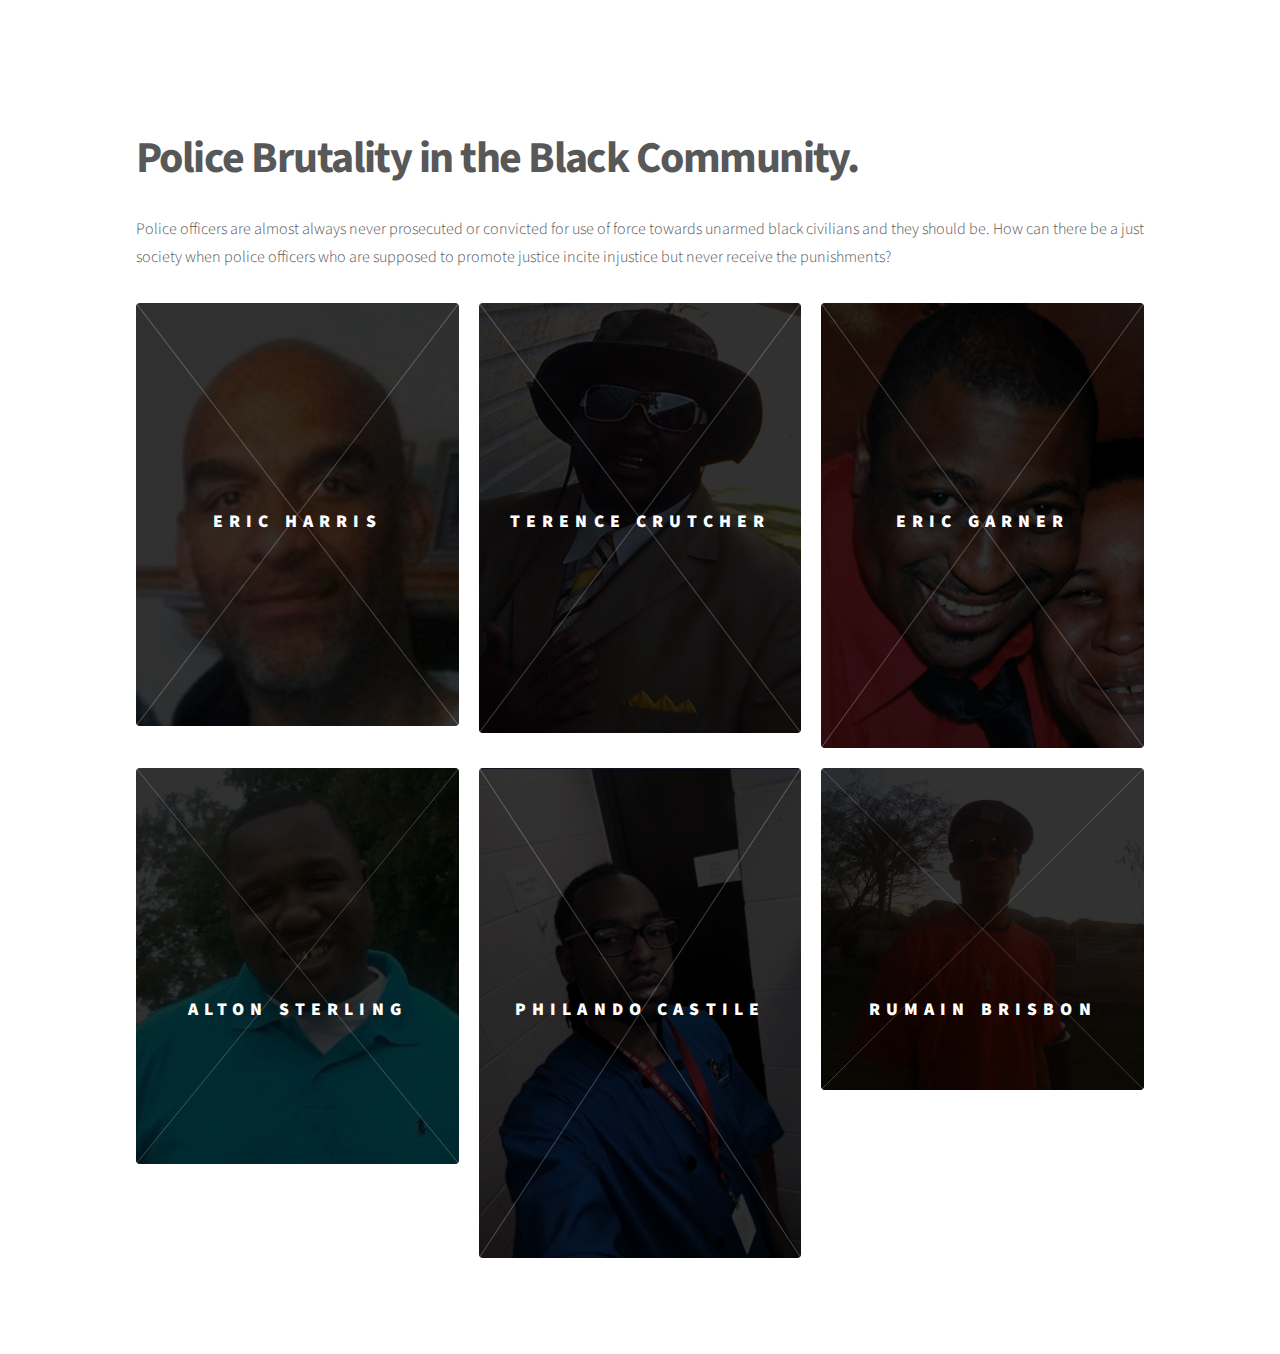
<file: index.html>
<!DOCTYPE HTML>
<!--
	Phantom by HTML5 UP
	html5up.net | @ajlkn
	Free for personal and commercial use under the CCA 3.0 license (html5up.net/license)
-->
<html>
	<head>
		<title>Police Brutality</title>
		<meta charset="utf-8" />
		<meta name="viewport" content="width=device-width, initial-scale=1, user-scalable=no" />
		<link rel="stylesheet" href="assets/css/main.css" />
		<noscript><link rel="stylesheet" href="assets/css/noscript.css" /></noscript>
	</head>
	<body class="is-preload">
		<!-- Wrapper -->
			<div id="wrapper">

				<!-- Header -->
					<header id="header">
						<div class="inner">

							<!-- Logo -->
								

							<!-- Nav -->
								

						</div>
					</header>

				<!-- Menu -->
					
					

				<!-- Main -->
					<div id="main">
						<div class="inner">
							<header>
								<h1>Police Brutality in the Black Community.</h1>
								<p>Police officers are almost always never prosecuted or convicted for use of force towards unarmed black civilians and they should be. How can there be a just society when police officers who are supposed to promote justice incite injustice but never receive the punishments?</p>
							</header>
							<section class="tiles">
								
								<article class="style5">
									<span class="image">
										<img src="eric_harris.jpg" alt="" />
									</span>
									<a href="eric.html">
										<h2>Eric Harris</h2>
										<div class="content">
											
										</div>
									</a>
								</article>
								
								<!--
								<article class="style1">
									<span class="image">
										<img src="philando2.jpg" alt="" />
									</span>
									<a href="generic.html">
										<h2>Philando Castile</h2>
										<div class="content">
											
										</div>
									</a>
								</article>
								-->
								
								<article class="style2">
									<span class="image">
										<img src="terence.jpg" alt="" />
									</span>
									<a href="terence.html">
										<h2>Terence Crutcher</h2>
										<div class="content">
											
										</div>
									</a>
								</article>
								<article class="style3">
									<span class="image">
										<img src="eric.jpg" alt="" />
									</span>
									<a href="ericgarner.html">
										<h2>Eric Garner</h2>
										<div class="content">
											
										</div>
									</a>
								</article>
								<article class="style4">
									<span class="image">
										<img src="alton2.jpeg" alt="" />
									</span>
									<a href="alton.html">
										<h2>Alton Sterling</h2>
										<div class="content">
											
										</div>
									</a>
								</article>
								
								<article class="style1">
									<span class="image">
										<img src="philando3.jpg" alt="" />
									</span>
									<a href="philando.html">
										<h2>Philando Castile</h2>
										<div class="content">
											
										</div>
									</a>
								</article>
								
								<!--
								<article class="style5">
									<span class="image">
										<img src="eric_harris.jpg" alt="" />
									</span>
									<a href="generic.html">
										<h2>Eric Harris</h2>
										<div class="content">
											
										</div>
									</a>
								</article>
								-->
								<article class="style6">
									<span class="image">
										<img src="rumain.jpg" alt="" />
									</span>
									<a href="rumain.html">
										<h2>Rumain Brisbon</h2>
										<div class="content">
											
										</div>
									</a>
								</article>
								
								<!--
								<article class="style2">
									<span class="image">
										<img src="images/pic07.jpg" alt="" />
									</span>
									<a href="generic.html">
										<h2>Ipsum</h2>
										<div class="content">
											<p>Sed nisl arcu euismod sit amet nisi lorem etiam dolor veroeros et feugiat.</p>
										</div>
									</a>
								</article>
								<article class="style3">
									<span class="image">
										<img src="images/pic08.jpg" alt="" />
									</span>
									<a href="generic.html">
										<h2>Dolor</h2>
										<div class="content">
											<p>Sed nisl arcu euismod sit amet nisi lorem etiam dolor veroeros et feugiat.</p>
										</div>
									</a>
								</article>
								<article class="style1">
									<span class="image">
										<img src="images/pic09.jpg" alt="" />
									</span>
									<a href="generic.html">
										<h2>Nullam</h2>
										<div class="content">
											<p>Sed nisl arcu euismod sit amet nisi lorem etiam dolor veroeros et feugiat.</p>
										</div>
									</a>
								</article>
								-->
								
								
								<!--
								<article class="style5">
									<span class="image">
										<img src="images/pic10.jpg" alt="" />
									</span>
									<a href="generic.html">
										<h2>Ultricies</h2>
										<div class="content">
											<p>Sed nisl arcu euismod sit amet nisi lorem etiam dolor veroeros et feugiat.</p>
										</div>
									</a>
								</article>
								<article class="style6">
									<span class="image">
										<img src="images/pic11.jpg" alt="" />
									</span>
									<a href="generic.html">
										<h2>Dictum</h2>
										<div class="content">
											<p>Sed nisl arcu euismod sit amet nisi lorem etiam dolor veroeros et feugiat.</p>
										</div>
									</a>
								</article>
								-->
								<!--
								<article class="style4">
									<span class="image">
										<img src="images/pic12.jpg" alt="" />
									</span>
									<a href="generic.html">
										<h2>Pretium</h2>
										<div class="content">
											<p>Sed nisl arcu euismod sit amet nisi lorem etiam dolor veroeros et feugiat.</p>
										</div>
									</a>
								</article>
								-->
							</section>
						</div>
					</div>
				
				<!-- Footer -->
				<!--
					<footer id="footer">
						<div class="inner">
							<section>
								<h2>Get in touch</h2>
								<form method="post" action="#">
									<div class="fields">
										<div class="field half">
											<input type="text" name="name" id="name" placeholder="Name" />
										</div>
										<div class="field half">
											<input type="email" name="email" id="email" placeholder="Email" />
										</div>
										<div class="field">
											<textarea name="message" id="message" placeholder="Message"></textarea>
										</div>
									</div>
									<ul class="actions">
										<li><input type="submit" value="Send" class="primary" /></li>
									</ul>
								</form>
							</section>
							<section>
								<h2>Follow</h2>
								<ul class="icons">
									<li><a href="#" class="icon style2 fa-twitter"><span class="label">Twitter</span></a></li>
									<li><a href="#" class="icon style2 fa-facebook"><span class="label">Facebook</span></a></li>
									<li><a href="#" class="icon style2 fa-instagram"><span class="label">Instagram</span></a></li>
									<li><a href="#" class="icon style2 fa-dribbble"><span class="label">Dribbble</span></a></li>
									<li><a href="#" class="icon style2 fa-github"><span class="label">GitHub</span></a></li>
									<li><a href="#" class="icon style2 fa-500px"><span class="label">500px</span></a></li>
									<li><a href="#" class="icon style2 fa-phone"><span class="label">Phone</span></a></li>
									<li><a href="#" class="icon style2 fa-envelope-o"><span class="label">Email</span></a></li>
								</ul>
							</section>
							<ul class="copyright">
								<li>&copy; Untitled. All rights reserved</li><li>Design: <a href="http://html5up.net">HTML5 UP</a></li>
							</ul>
						</div>
					</footer>

			</div>
		-->
		<!-- Scripts -->
			<script src="assets/js/jquery.min.js"></script>
			<script src="assets/js/browser.min.js"></script>
			<script src="assets/js/breakpoints.min.js"></script>
			<script src="assets/js/util.js"></script>
			<script src="assets/js/main.js"></script>

	</body>
</html>
</file>
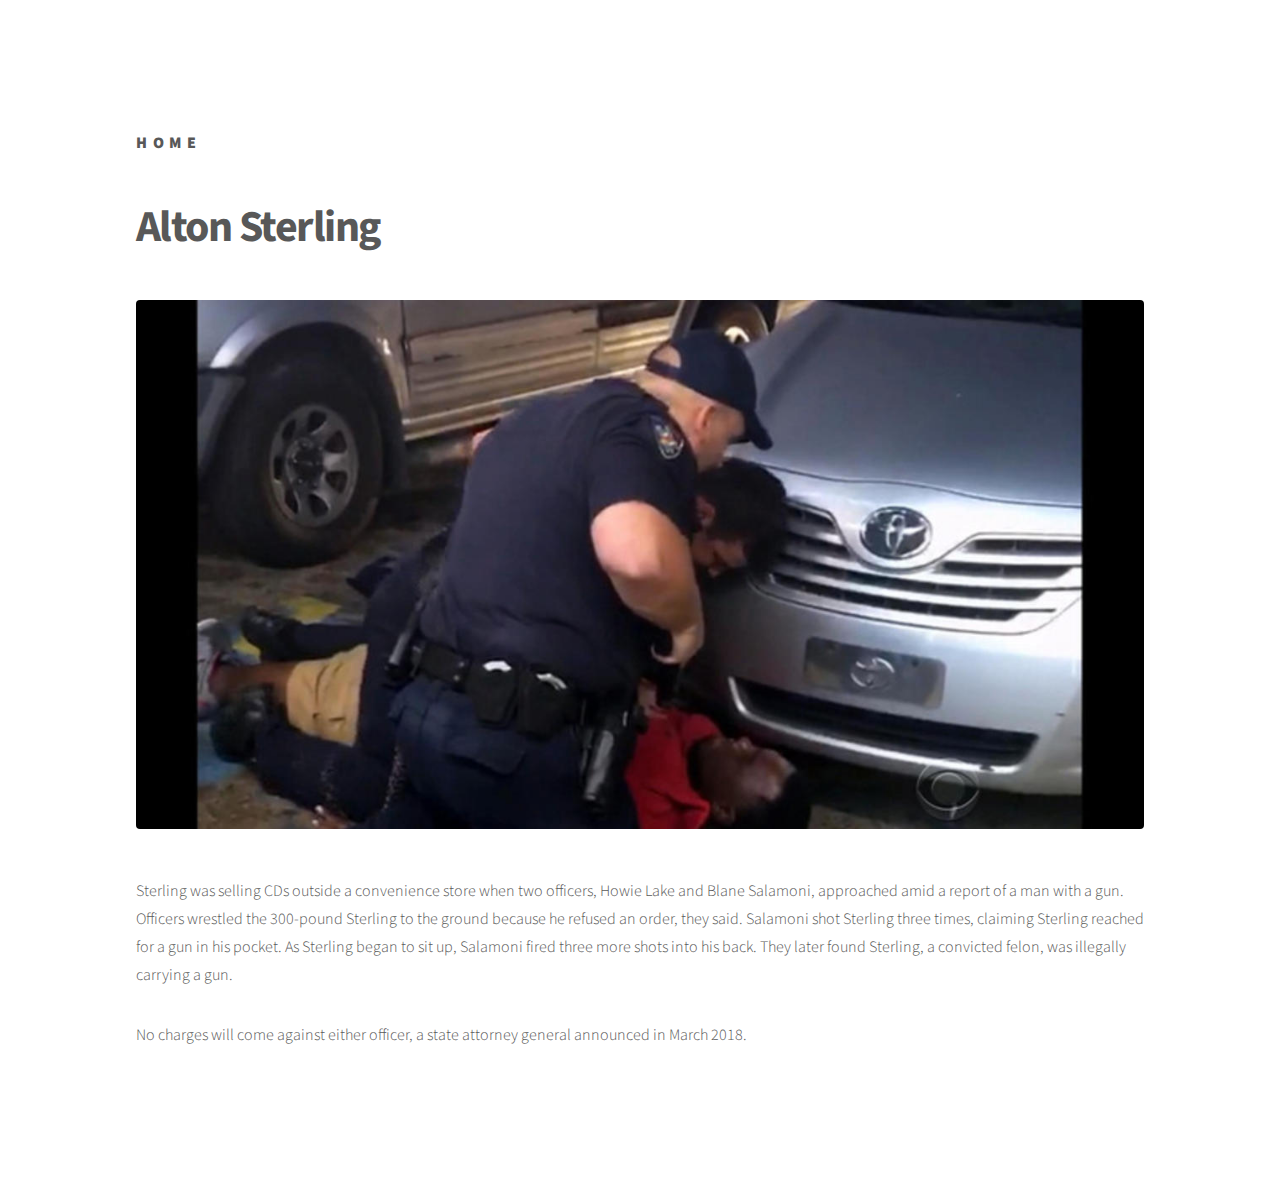
<file: alton.html>
<!DOCTYPE HTML>
<!--
	Phantom by HTML5 UP
	html5up.net | @ajlkn
	Free for personal and commercial use under the CCA 3.0 license (html5up.net/license)
-->
<html>
	<head>
		<title>Alton Sterling</title>
		<meta charset="utf-8" />
		<meta name="viewport" content="width=device-width, initial-scale=1, user-scalable=no" />
		<link rel="stylesheet" href="assets/css/main.css" />
		<noscript><link rel="stylesheet" href="assets/css/noscript.css" /></noscript>
	</head>
	<body class="is-preload">
		<!-- Wrapper -->
			<div id="wrapper">

				<!-- Header -->
					<header id="header">
						<div class="inner">

							<!-- Logo -->
								<a href="index.html" class="logo">
									<span class="title">Home</span>
								</a>

							<!-- Nav -->
								<nav>
									<ul>
										
									</ul>
								</nav>

						</div>
					</header>

				<!-- Menu -->
					<nav id="menu">
						
					</nav>

				<!-- Main -->
					<div id="main">
						<div class="inner">
							<h1>Alton Sterling</h1>
							<span class="image main"><img src="altonpage.jpg" alt="" /></span>
							<p>Sterling was selling CDs outside a convenience store when two officers, Howie Lake and Blane Salamoni, approached amid a report of a man with a gun. Officers wrestled the 300-pound Sterling to the ground because he refused an order, they said. Salamoni shot Sterling three times, claiming Sterling reached for a gun in his pocket. As Sterling began to sit up, Salamoni fired three more shots into his back. They later found Sterling, a convicted felon, was illegally carrying a gun. </p>
							<p>No charges will come against either officer, a state attorney general announced in March 2018. </p>
						</div>
					</div>

				<!-- Footer -->
					

			</div>

		<!-- Scripts -->
			<script src="assets/js/jquery.min.js"></script>
			<script src="assets/js/browser.min.js"></script>
			<script src="assets/js/breakpoints.min.js"></script>
			<script src="assets/js/util.js"></script>
			<script src="assets/js/main.js"></script>

	</body>
</html>
</file>
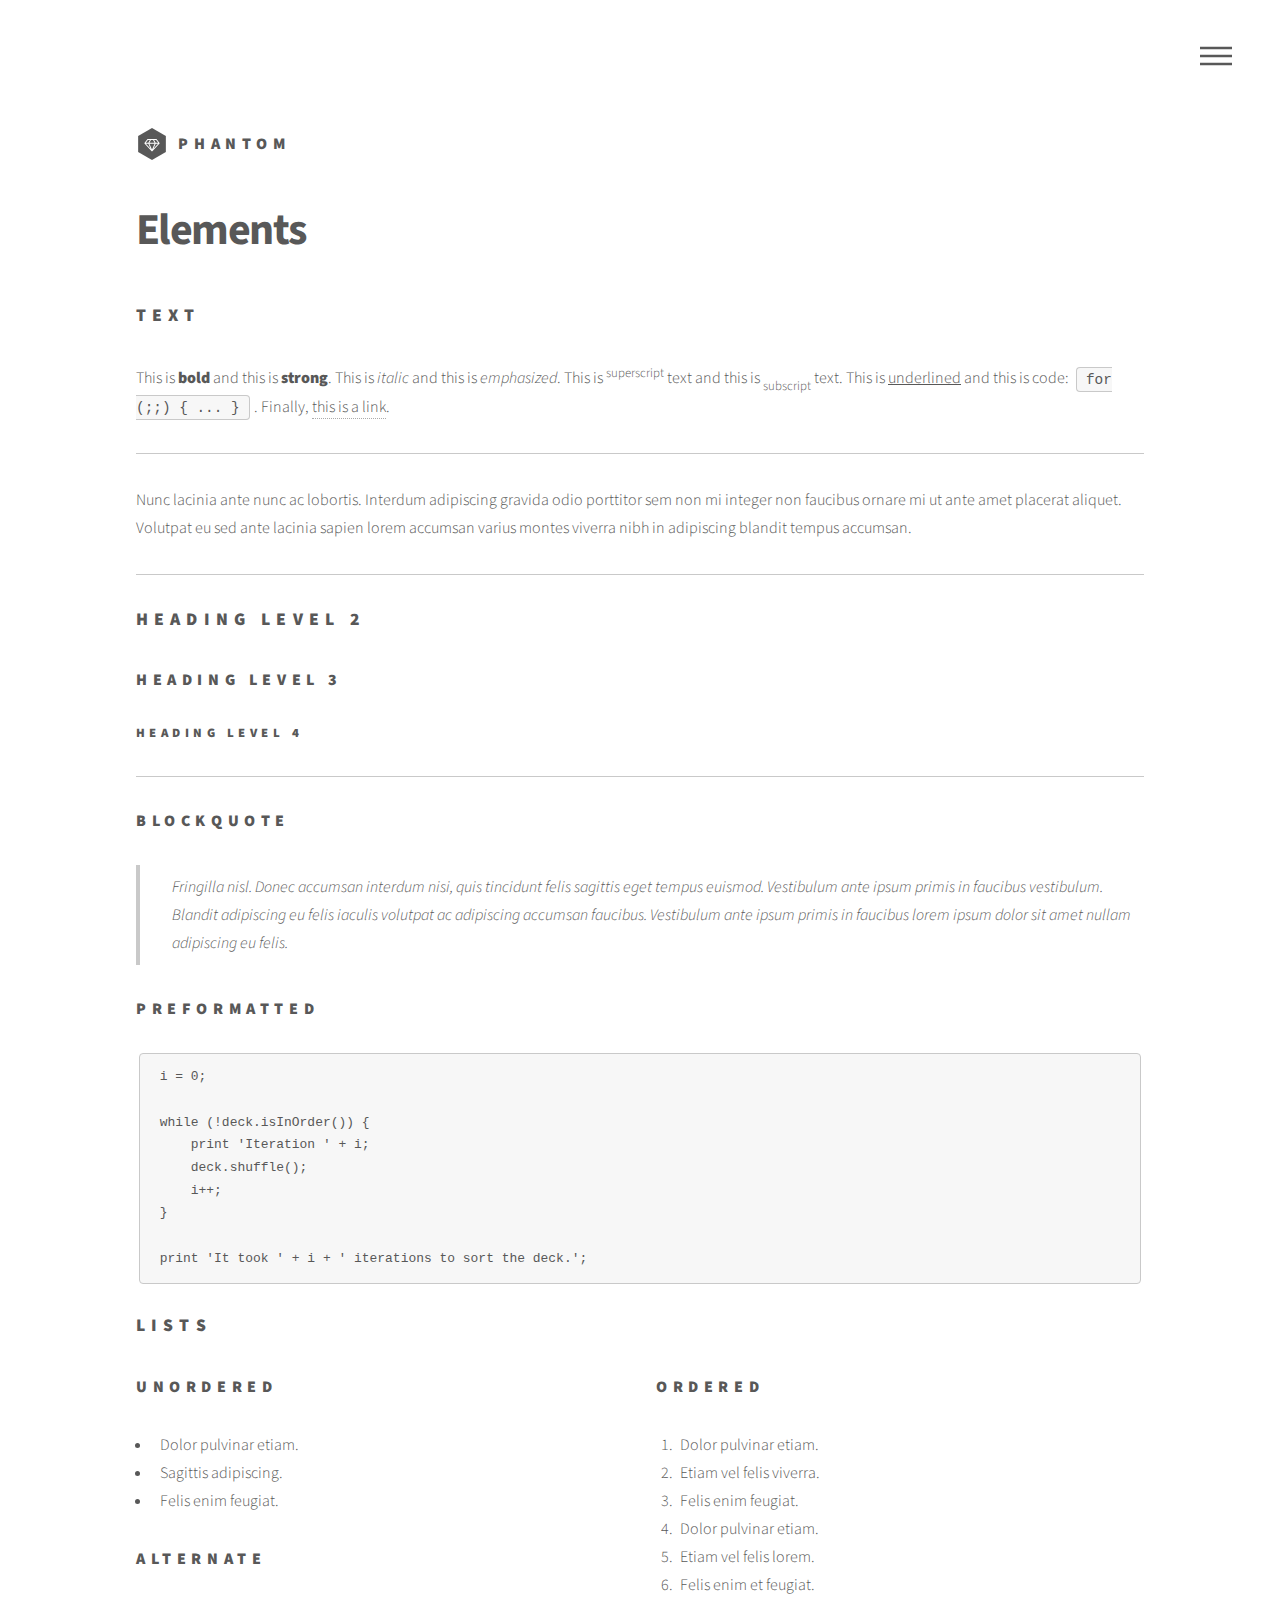
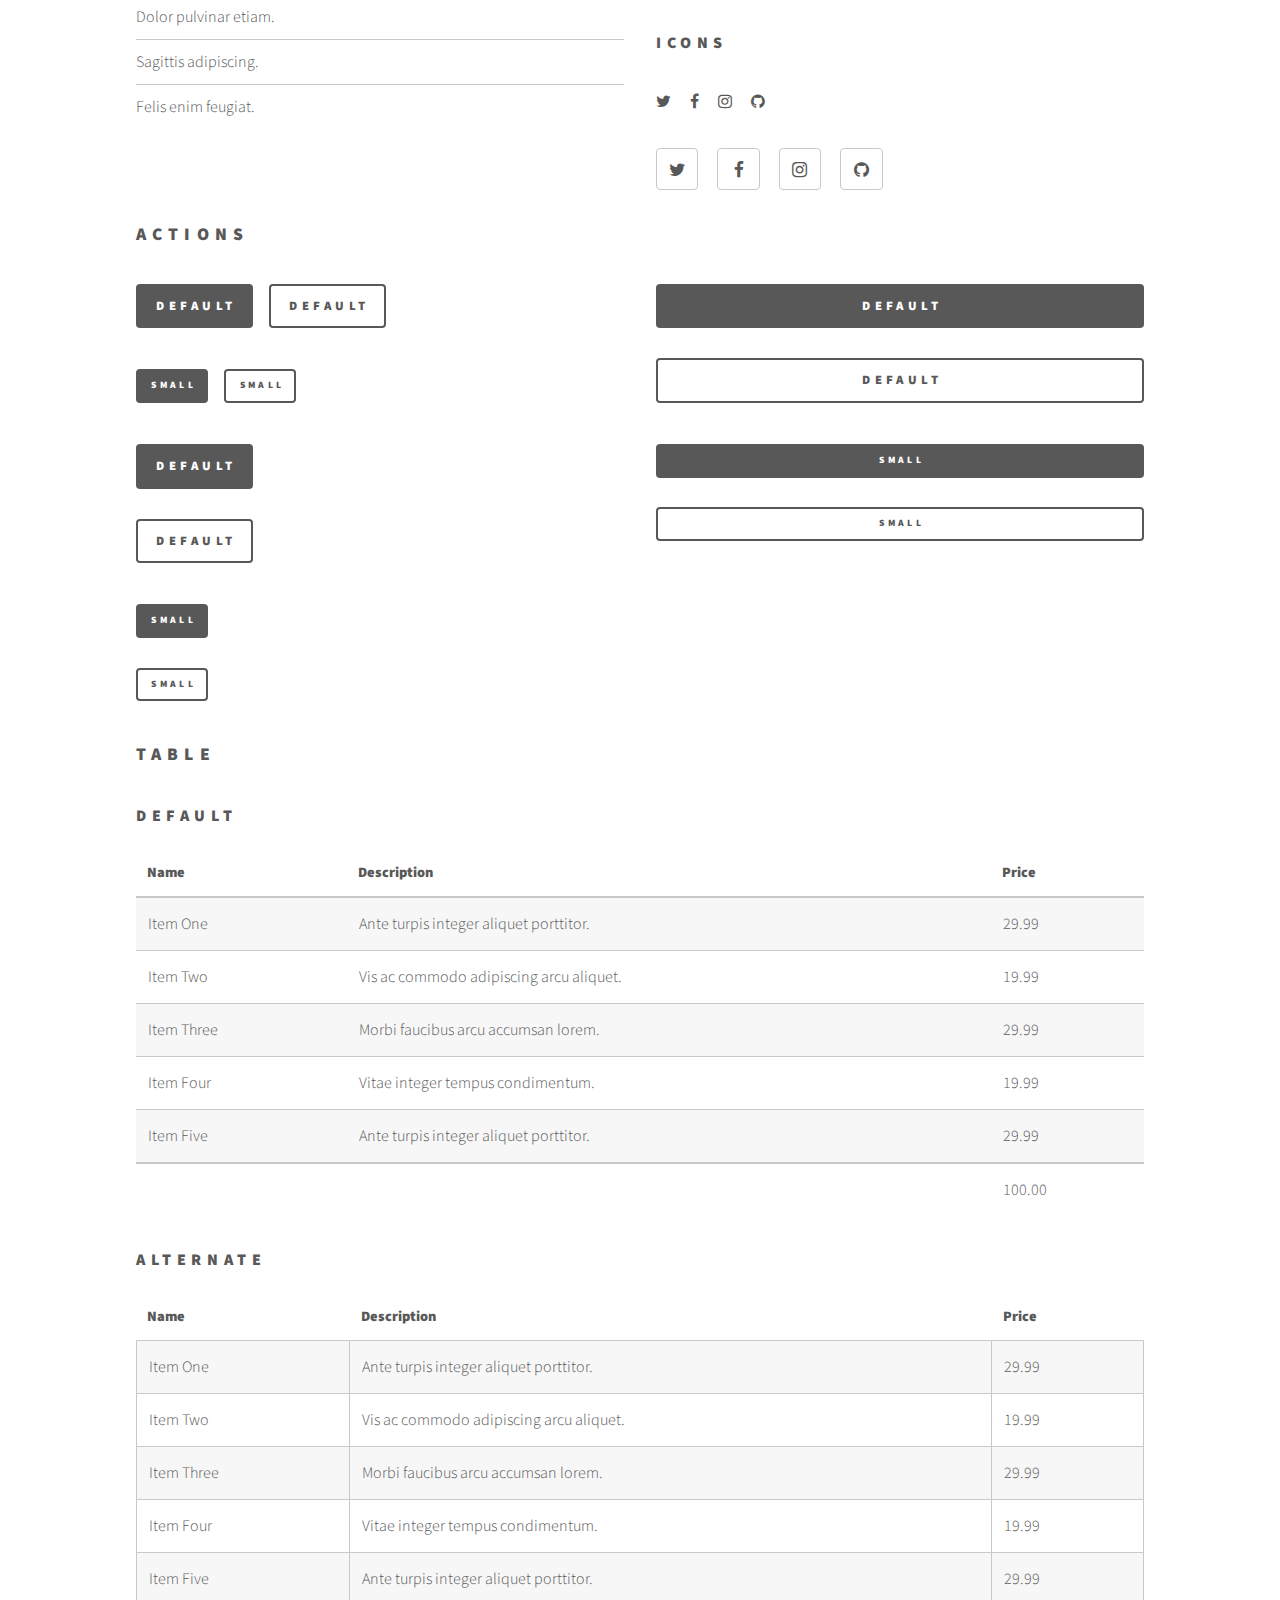
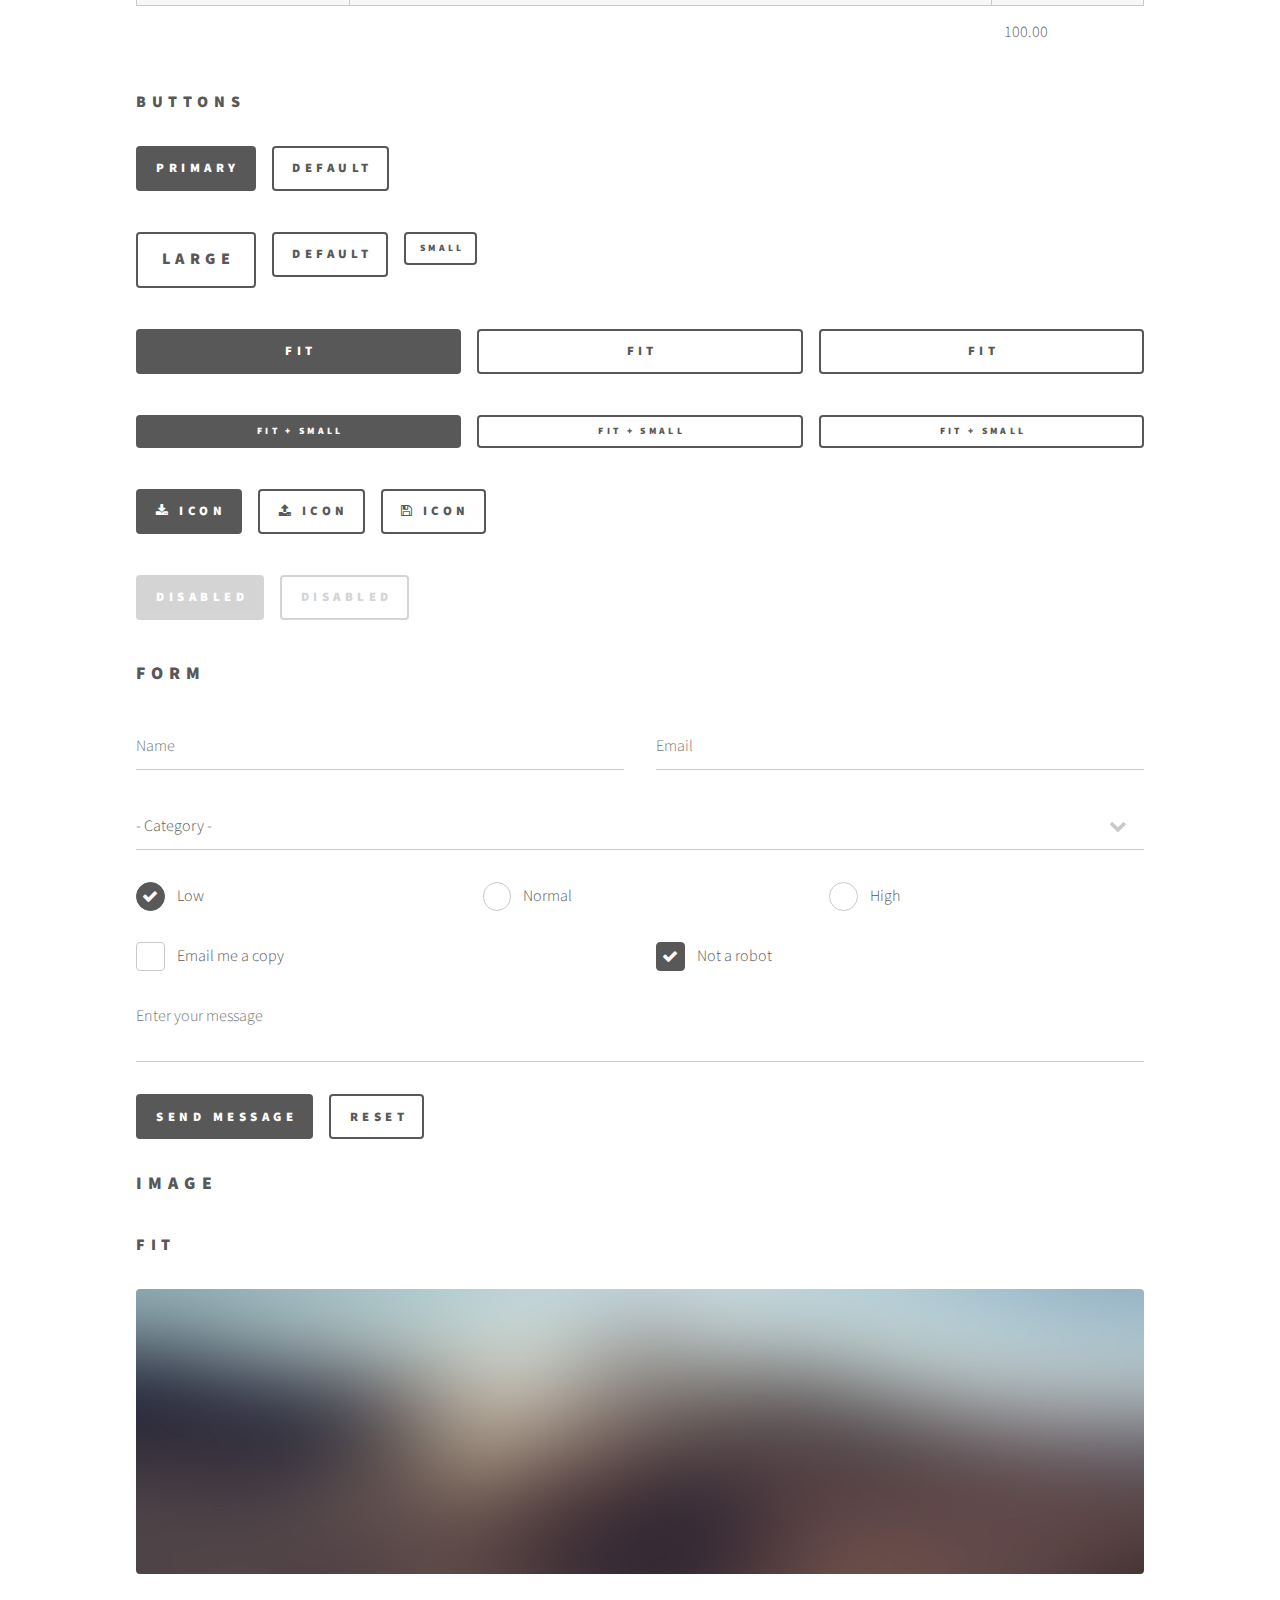
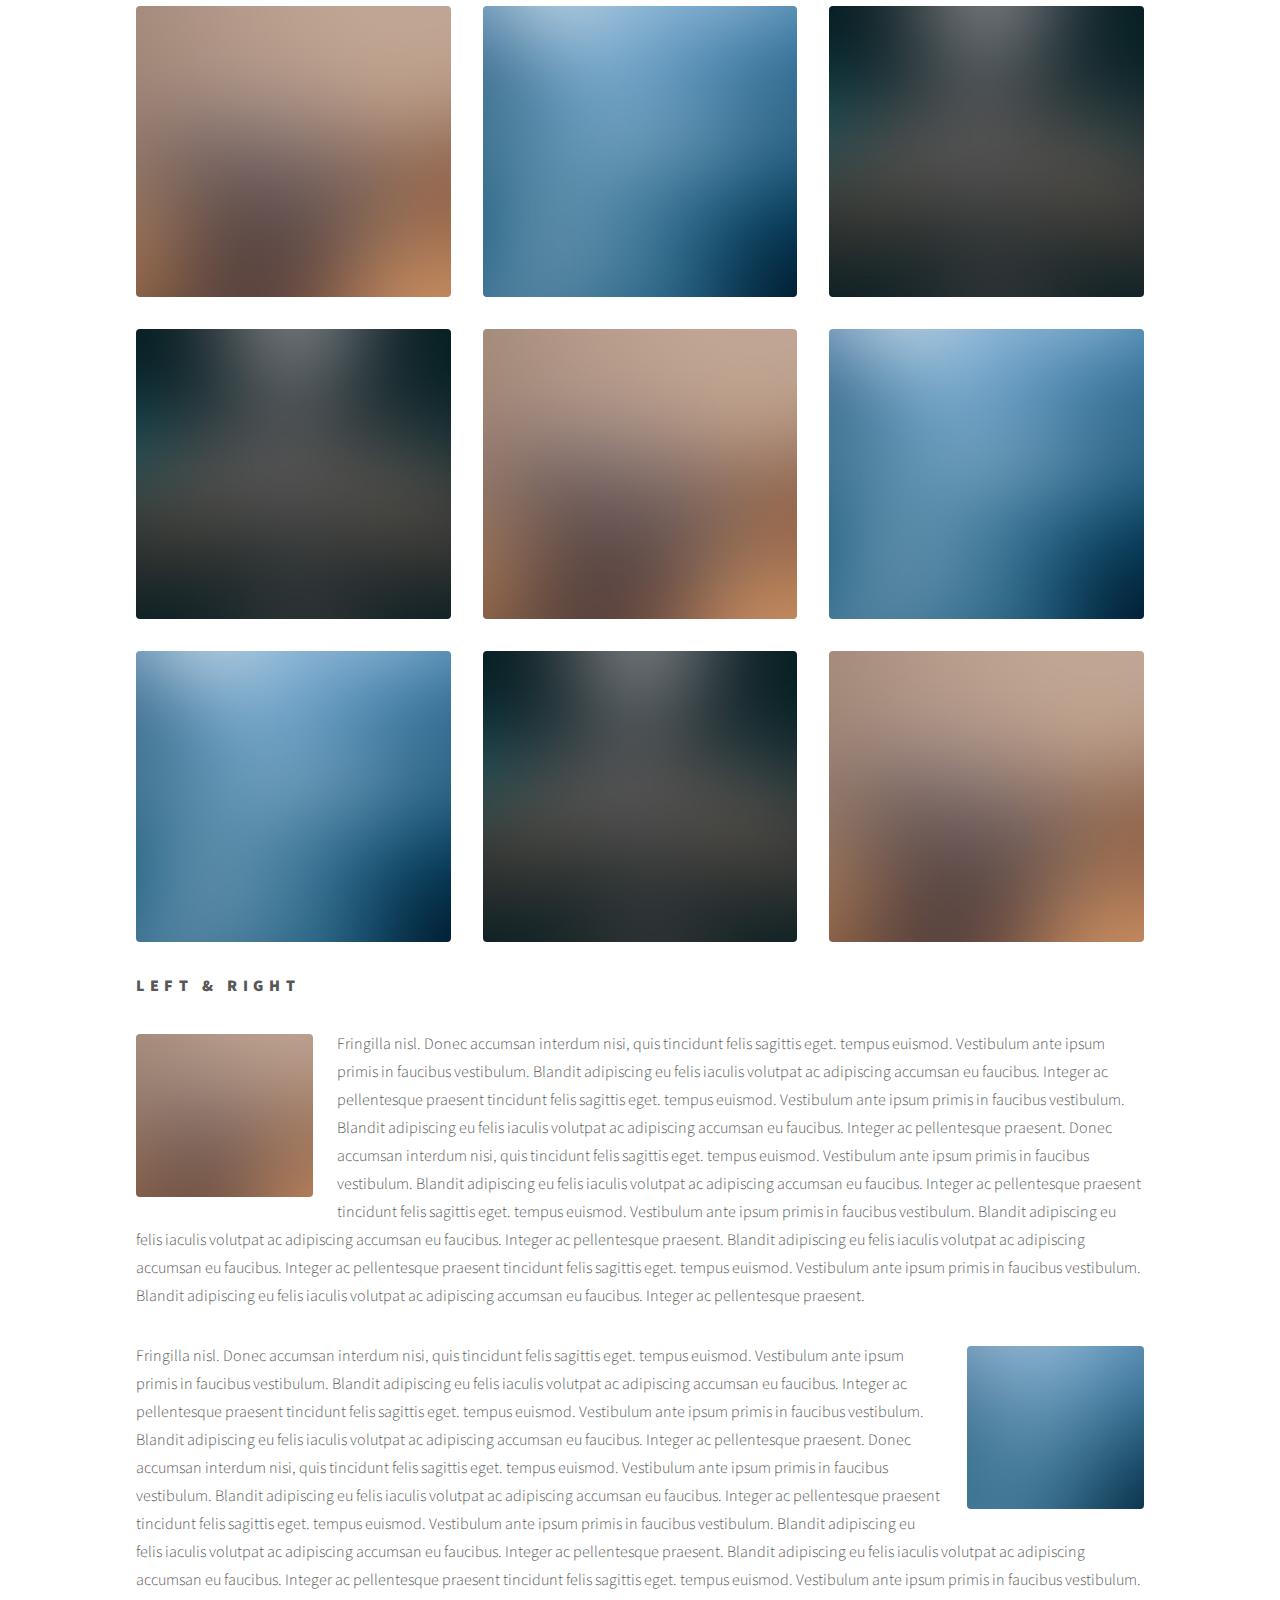
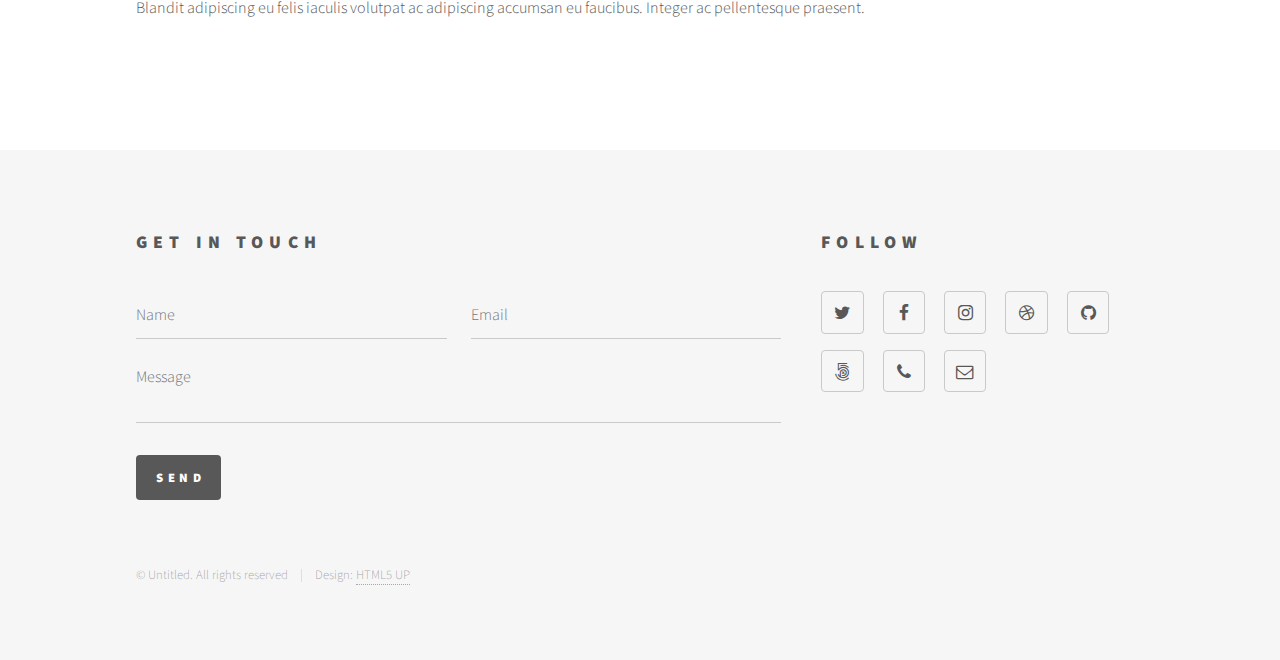
<file: elements.html>
<!DOCTYPE HTML>
<!--
	Phantom by HTML5 UP
	html5up.net | @ajlkn
	Free for personal and commercial use under the CCA 3.0 license (html5up.net/license)
-->
<html>
	<head>
		<title>Elements - Phantom by HTML5 UP</title>
		<meta charset="utf-8" />
		<meta name="viewport" content="width=device-width, initial-scale=1, user-scalable=no" />
		<link rel="stylesheet" href="assets/css/main.css" />
		<noscript><link rel="stylesheet" href="assets/css/noscript.css" /></noscript>
	</head>
	<body class="is-preload">
		<!-- Wrapper -->
			<div id="wrapper">

				<!-- Header -->
					<header id="header">
						<div class="inner">

							<!-- Logo -->
								<a href="index.html" class="logo">
									<span class="symbol"><img src="images/logo.svg" alt="" /></span><span class="title">Phantom</span>
								</a>

							<!-- Nav -->
								<nav>
									<ul>
										<li><a href="#menu">Menu</a></li>
									</ul>
								</nav>

						</div>
					</header>

				<!-- Menu -->
					<nav id="menu">
						<h2>Menu</h2>
						<ul>
							<li><a href="index.html">Home</a></li>
							<li><a href="generic.html">Ipsum veroeros</a></li>
							<li><a href="generic.html">Tempus etiam</a></li>
							<li><a href="generic.html">Consequat dolor</a></li>
							<li><a href="elements.html">Elements</a></li>
						</ul>
					</nav>

				<!-- Main -->
					<div id="main">
						<div class="inner">
							<h1>Elements</h1>

							<!-- Text -->
								<section>
									<h2>Text</h2>
									<p>This is <b>bold</b> and this is <strong>strong</strong>. This is <i>italic</i> and this is <em>emphasized</em>.
									This is <sup>superscript</sup> text and this is <sub>subscript</sub> text.
									This is <u>underlined</u> and this is code: <code>for (;;) { ... }</code>. Finally, <a href="#">this is a link</a>.</p>
									<hr />
									<p>Nunc lacinia ante nunc ac lobortis. Interdum adipiscing gravida odio porttitor sem non mi integer non faucibus ornare mi ut ante amet placerat aliquet. Volutpat eu sed ante lacinia sapien lorem accumsan varius montes viverra nibh in adipiscing blandit tempus accumsan.</p>
									<hr />
									<h2>Heading Level 2</h2>
									<h3>Heading Level 3</h3>
									<h4>Heading Level 4</h4>
									<hr />
									<h3>Blockquote</h3>
									<blockquote>Fringilla nisl. Donec accumsan interdum nisi, quis tincidunt felis sagittis eget tempus euismod. Vestibulum ante ipsum primis in faucibus vestibulum. Blandit adipiscing eu felis iaculis volutpat ac adipiscing accumsan faucibus. Vestibulum ante ipsum primis in faucibus lorem ipsum dolor sit amet nullam adipiscing eu felis.</blockquote>
									<h3>Preformatted</h3>
									<pre><code>i = 0;

while (!deck.isInOrder()) {
    print 'Iteration ' + i;
    deck.shuffle();
    i++;
}

print 'It took ' + i + ' iterations to sort the deck.';</code></pre>
								</section>

							<!-- Lists -->
								<section>
									<h2>Lists</h2>
									<div class="row">
										<div class="col-6 col-12-medium">
											<h3>Unordered</h3>
											<ul>
												<li>Dolor pulvinar etiam.</li>
												<li>Sagittis adipiscing.</li>
												<li>Felis enim feugiat.</li>
											</ul>
											<h3>Alternate</h3>
											<ul class="alt">
												<li>Dolor pulvinar etiam.</li>
												<li>Sagittis adipiscing.</li>
												<li>Felis enim feugiat.</li>
											</ul>
										</div>
										<div class="col-6 col-12-medium">
											<h3>Ordered</h3>
											<ol>
												<li>Dolor pulvinar etiam.</li>
												<li>Etiam vel felis viverra.</li>
												<li>Felis enim feugiat.</li>
												<li>Dolor pulvinar etiam.</li>
												<li>Etiam vel felis lorem.</li>
												<li>Felis enim et feugiat.</li>
											</ol>
											<h3>Icons</h3>
											<ul class="icons">
												<li><a href="#" class="icon style1 fa-twitter"><span class="label">Twitter</span></a></li>
												<li><a href="#" class="icon style1 fa-facebook"><span class="label">Facebook</span></a></li>
												<li><a href="#" class="icon style1 fa-instagram"><span class="label">Instagram</span></a></li>
												<li><a href="#" class="icon style1 fa-github"><span class="label">Github</span></a></li>
											</ul>
											<ul class="icons">
												<li><a href="#" class="icon style2 fa-twitter"><span class="label">Twitter</span></a></li>
												<li><a href="#" class="icon style2 fa-facebook"><span class="label">Facebook</span></a></li>
												<li><a href="#" class="icon style2 fa-instagram"><span class="label">Instagram</span></a></li>
												<li><a href="#" class="icon style2 fa-github"><span class="label">Github</span></a></li>
											</ul>
										</div>
									</div>
									<h2>Actions</h2>
									<div class="row">
										<div class="col-6 col-12-medium">
											<ul class="actions">
												<li><a href="#" class="button primary">Default</a></li>
												<li><a href="#" class="button">Default</a></li>
											</ul>
											<ul class="actions small">
												<li><a href="#" class="button primary small">Small</a></li>
												<li><a href="#" class="button small">Small</a></li>
											</ul>
											<ul class="actions stacked">
												<li><a href="#" class="button primary">Default</a></li>
												<li><a href="#" class="button">Default</a></li>
											</ul>
											<ul class="actions stacked">
												<li><a href="#" class="button primary small">Small</a></li>
												<li><a href="#" class="button small">Small</a></li>
											</ul>
										</div>
										<div class="col-6 col-12-medium">
											<ul class="actions stacked">
												<li><a href="#" class="button primary fit">Default</a></li>
												<li><a href="#" class="button fit">Default</a></li>
											</ul>
											<ul class="actions stacked">
												<li><a href="#" class="button primary small fit">Small</a></li>
												<li><a href="#" class="button small fit">Small</a></li>
											</ul>
										</div>
									</div>
								</section>

							<!-- Table -->
								<section>
									<h2>Table</h2>
									<h3>Default</h3>
									<div class="table-wrapper">
										<table>
											<thead>
												<tr>
													<th>Name</th>
													<th>Description</th>
													<th>Price</th>
												</tr>
											</thead>
											<tbody>
												<tr>
													<td>Item One</td>
													<td>Ante turpis integer aliquet porttitor.</td>
													<td>29.99</td>
												</tr>
												<tr>
													<td>Item Two</td>
													<td>Vis ac commodo adipiscing arcu aliquet.</td>
													<td>19.99</td>
												</tr>
												<tr>
													<td>Item Three</td>
													<td> Morbi faucibus arcu accumsan lorem.</td>
													<td>29.99</td>
												</tr>
												<tr>
													<td>Item Four</td>
													<td>Vitae integer tempus condimentum.</td>
													<td>19.99</td>
												</tr>
												<tr>
													<td>Item Five</td>
													<td>Ante turpis integer aliquet porttitor.</td>
													<td>29.99</td>
												</tr>
											</tbody>
											<tfoot>
												<tr>
													<td colspan="2"></td>
													<td>100.00</td>
												</tr>
											</tfoot>
										</table>
									</div>

									<h3>Alternate</h3>
									<div class="table-wrapper">
										<table class="alt">
											<thead>
												<tr>
													<th>Name</th>
													<th>Description</th>
													<th>Price</th>
												</tr>
											</thead>
											<tbody>
												<tr>
													<td>Item One</td>
													<td>Ante turpis integer aliquet porttitor.</td>
													<td>29.99</td>
												</tr>
												<tr>
													<td>Item Two</td>
													<td>Vis ac commodo adipiscing arcu aliquet.</td>
													<td>19.99</td>
												</tr>
												<tr>
													<td>Item Three</td>
													<td> Morbi faucibus arcu accumsan lorem.</td>
													<td>29.99</td>
												</tr>
												<tr>
													<td>Item Four</td>
													<td>Vitae integer tempus condimentum.</td>
													<td>19.99</td>
												</tr>
												<tr>
													<td>Item Five</td>
													<td>Ante turpis integer aliquet porttitor.</td>
													<td>29.99</td>
												</tr>
											</tbody>
											<tfoot>
												<tr>
													<td colspan="2"></td>
													<td>100.00</td>
												</tr>
											</tfoot>
										</table>
									</div>
								</section>

							<!-- Buttons -->
								<section>
									<h3>Buttons</h3>
									<ul class="actions">
										<li><a href="#" class="button primary">Primary</a></li>
										<li><a href="#" class="button">Default</a></li>
									</ul>
									<ul class="actions">
										<li><a href="#" class="button large">Large</a></li>
										<li><a href="#" class="button">Default</a></li>
										<li><a href="#" class="button small">Small</a></li>
									</ul>
									<ul class="actions fit">
										<li><a href="#" class="button primary fit">Fit</a></li>
										<li><a href="#" class="button fit">Fit</a></li>
										<li><a href="#" class="button fit">Fit</a></li>
									</ul>
									<ul class="actions fit small">
										<li><a href="#" class="button primary fit small">Fit + Small</a></li>
										<li><a href="#" class="button fit small">Fit + Small</a></li>
										<li><a href="#" class="button fit small">Fit + Small</a></li>
									</ul>
									<ul class="actions">
										<li><a href="#" class="button primary icon fa-download">Icon</a></li>
										<li><a href="#" class="button icon fa-upload">Icon</a></li>
										<li><a href="#" class="button icon fa-save">Icon</a></li>
									</ul>
									<ul class="actions">
										<li><span class="button primary disabled">Disabled</span></li>
										<li><span class="button disabled">Disabled</span></li>
									</ul>
								</section>

							<!-- Form -->
								<section>
									<h2>Form</h2>
									<form method="post" action="#">
										<div class="row gtr-uniform">
											<div class="col-6 col-12-xsmall">
												<input type="text" name="demo-name" id="demo-name" value="" placeholder="Name" />
											</div>
											<div class="col-6 col-12-xsmall">
												<input type="email" name="demo-email" id="demo-email" value="" placeholder="Email" />
											</div>
											<div class="col-12">
												<select name="demo-category" id="demo-category">
													<option value="">- Category -</option>
													<option value="1">Manufacturing</option>
													<option value="1">Shipping</option>
													<option value="1">Administration</option>
													<option value="1">Human Resources</option>
												</select>
											</div>
											<div class="col-4 col-12-small">
												<input type="radio" id="demo-priority-low" name="demo-priority" checked>
												<label for="demo-priority-low">Low</label>
											</div>
											<div class="col-4 col-12-small">
												<input type="radio" id="demo-priority-normal" name="demo-priority">
												<label for="demo-priority-normal">Normal</label>
											</div>
											<div class="col-4 col-12-small">
												<input type="radio" id="demo-priority-high" name="demo-priority">
												<label for="demo-priority-high">High</label>
											</div>
											<div class="col-6 col-12-small">
												<input type="checkbox" id="demo-copy" name="demo-copy">
												<label for="demo-copy">Email me a copy</label>
											</div>
											<div class="col-6 col-12-small">
												<input type="checkbox" id="demo-human" name="demo-human" checked>
												<label for="demo-human">Not a robot</label>
											</div>
											<div class="col-12">
												<textarea name="demo-message" id="demo-message" placeholder="Enter your message" rows="6"></textarea>
											</div>
											<div class="col-12">
												<ul class="actions">
													<li><input type="submit" value="Send Message" class="primary" /></li>
													<li><input type="reset" value="Reset" /></li>
												</ul>
											</div>
										</div>
									</form>
								</section>

							<!-- Image -->
								<section>
									<h2>Image</h2>
									<h3>Fit</h3>
									<div class="box alt">
										<div class="row gtr-uniform">
											<div class="col-12"><span class="image fit"><img src="images/pic13.jpg" alt="" /></span></div>
											<div class="col-4"><span class="image fit"><img src="images/pic01.jpg" alt="" /></span></div>
											<div class="col-4"><span class="image fit"><img src="images/pic02.jpg" alt="" /></span></div>
											<div class="col-4"><span class="image fit"><img src="images/pic03.jpg" alt="" /></span></div>
											<div class="col-4"><span class="image fit"><img src="images/pic03.jpg" alt="" /></span></div>
											<div class="col-4"><span class="image fit"><img src="images/pic01.jpg" alt="" /></span></div>
											<div class="col-4"><span class="image fit"><img src="images/pic02.jpg" alt="" /></span></div>
											<div class="col-4"><span class="image fit"><img src="images/pic02.jpg" alt="" /></span></div>
											<div class="col-4"><span class="image fit"><img src="images/pic03.jpg" alt="" /></span></div>
											<div class="col-4"><span class="image fit"><img src="images/pic01.jpg" alt="" /></span></div>
										</div>
									</div>
									<h3>Left &amp; Right</h3>
									<p><span class="image left"><img src="images/pic14.jpg" alt="" /></span>Fringilla nisl. Donec accumsan interdum nisi, quis tincidunt felis sagittis eget. tempus euismod. Vestibulum ante ipsum primis in faucibus vestibulum. Blandit adipiscing eu felis iaculis volutpat ac adipiscing accumsan eu faucibus. Integer ac pellentesque praesent tincidunt felis sagittis eget. tempus euismod. Vestibulum ante ipsum primis in faucibus vestibulum. Blandit adipiscing eu felis iaculis volutpat ac adipiscing accumsan eu faucibus. Integer ac pellentesque praesent. Donec accumsan interdum nisi, quis tincidunt felis sagittis eget. tempus euismod. Vestibulum ante ipsum primis in faucibus vestibulum. Blandit adipiscing eu felis iaculis volutpat ac adipiscing accumsan eu faucibus. Integer ac pellentesque praesent tincidunt felis sagittis eget. tempus euismod. Vestibulum ante ipsum primis in faucibus vestibulum. Blandit adipiscing eu felis iaculis volutpat ac adipiscing accumsan eu faucibus. Integer ac pellentesque praesent. Blandit adipiscing eu felis iaculis volutpat ac adipiscing accumsan eu faucibus. Integer ac pellentesque praesent tincidunt felis sagittis eget. tempus euismod. Vestibulum ante ipsum primis in faucibus vestibulum. Blandit adipiscing eu felis iaculis volutpat ac adipiscing accumsan eu faucibus. Integer ac pellentesque praesent.</p>
									<p><span class="image right"><img src="images/pic15.jpg" alt="" /></span>Fringilla nisl. Donec accumsan interdum nisi, quis tincidunt felis sagittis eget. tempus euismod. Vestibulum ante ipsum primis in faucibus vestibulum. Blandit adipiscing eu felis iaculis volutpat ac adipiscing accumsan eu faucibus. Integer ac pellentesque praesent tincidunt felis sagittis eget. tempus euismod. Vestibulum ante ipsum primis in faucibus vestibulum. Blandit adipiscing eu felis iaculis volutpat ac adipiscing accumsan eu faucibus. Integer ac pellentesque praesent. Donec accumsan interdum nisi, quis tincidunt felis sagittis eget. tempus euismod. Vestibulum ante ipsum primis in faucibus vestibulum. Blandit adipiscing eu felis iaculis volutpat ac adipiscing accumsan eu faucibus. Integer ac pellentesque praesent tincidunt felis sagittis eget. tempus euismod. Vestibulum ante ipsum primis in faucibus vestibulum. Blandit adipiscing eu felis iaculis volutpat ac adipiscing accumsan eu faucibus. Integer ac pellentesque praesent. Blandit adipiscing eu felis iaculis volutpat ac adipiscing accumsan eu faucibus. Integer ac pellentesque praesent tincidunt felis sagittis eget. tempus euismod. Vestibulum ante ipsum primis in faucibus vestibulum. Blandit adipiscing eu felis iaculis volutpat ac adipiscing accumsan eu faucibus. Integer ac pellentesque praesent.</p>
								</section>

						</div>
					</div>

				<!-- Footer -->
					<footer id="footer">
						<div class="inner">
							<section>
								<h2>Get in touch</h2>
								<form method="post" action="#">
									<div class="fields">
										<div class="field half">
											<input type="text" name="name" id="name" placeholder="Name" />
										</div>
										<div class="field half">
											<input type="email" name="email" id="email" placeholder="Email" />
										</div>
										<div class="field">
											<textarea name="message" id="message" placeholder="Message"></textarea>
										</div>
									</div>
									<ul class="actions">
										<li><input type="submit" value="Send" class="primary" /></li>
									</ul>
								</form>
							</section>
							<section>
								<h2>Follow</h2>
								<ul class="icons">
									<li><a href="#" class="icon style2 fa-twitter"><span class="label">Twitter</span></a></li>
									<li><a href="#" class="icon style2 fa-facebook"><span class="label">Facebook</span></a></li>
									<li><a href="#" class="icon style2 fa-instagram"><span class="label">Instagram</span></a></li>
									<li><a href="#" class="icon style2 fa-dribbble"><span class="label">Dribbble</span></a></li>
									<li><a href="#" class="icon style2 fa-github"><span class="label">GitHub</span></a></li>
									<li><a href="#" class="icon style2 fa-500px"><span class="label">500px</span></a></li>
									<li><a href="#" class="icon style2 fa-phone"><span class="label">Phone</span></a></li>
									<li><a href="#" class="icon style2 fa-envelope-o"><span class="label">Email</span></a></li>
								</ul>
							</section>
							<ul class="copyright">
								<li>&copy; Untitled. All rights reserved</li><li>Design: <a href="http://html5up.net">HTML5 UP</a></li>
							</ul>
						</div>
					</footer>

			</div>

		<!-- Scripts -->
			<script src="assets/js/jquery.min.js"></script>
			<script src="assets/js/browser.min.js"></script>
			<script src="assets/js/breakpoints.min.js"></script>
			<script src="assets/js/util.js"></script>
			<script src="assets/js/main.js"></script>

	</body>
</html>
</file>
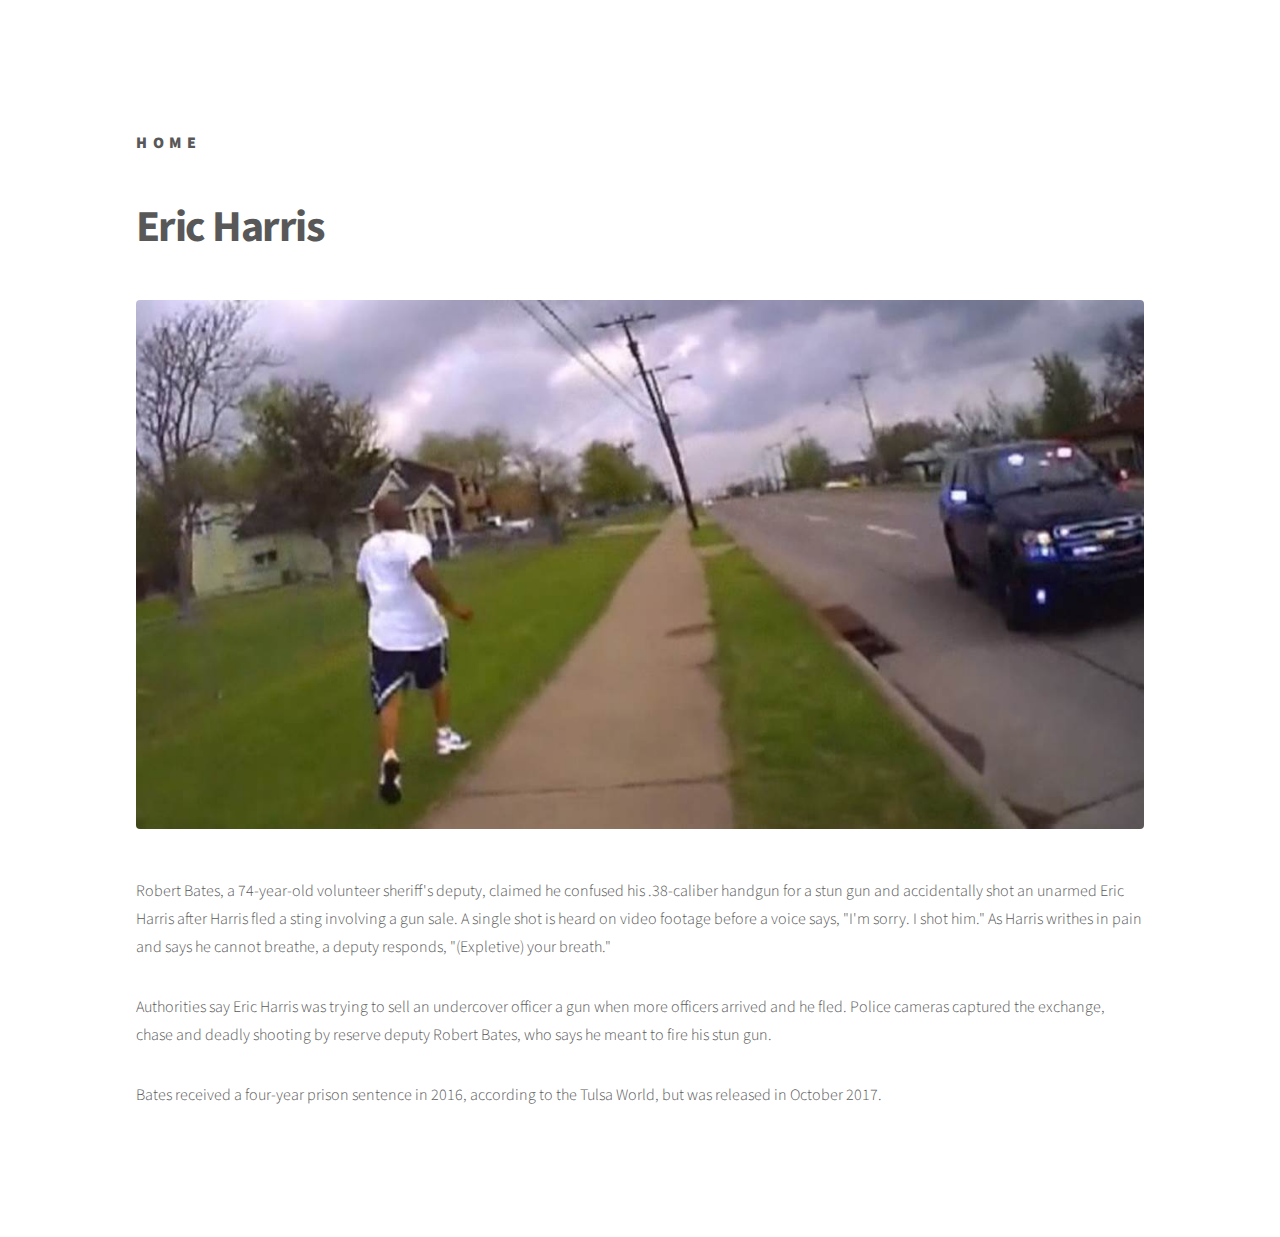
<file: eric.html>
<!DOCTYPE HTML>
<!--
	Phantom by HTML5 UP
	html5up.net | @ajlkn
	Free for personal and commercial use under the CCA 3.0 license (html5up.net/license)
-->
<html>
	<head>
		<title>Eric Harris</title>
		<meta charset="utf-8" />
		<meta name="viewport" content="width=device-width, initial-scale=1, user-scalable=no" />
		<link rel="stylesheet" href="assets/css/main.css" />
		<noscript><link rel="stylesheet" href="assets/css/noscript.css" /></noscript>
	</head>
	<body class="is-preload">
		<!-- Wrapper -->
			<div id="wrapper">

				<!-- Header -->
					<header id="header">
						<div class="inner">

							<!-- Logo -->
								<a href="index.html" class="logo">
									<span class="title">Home</span>
								</a>

							<!-- Nav -->
								<nav>
									<ul>
										
									</ul>
								</nav>

						</div>
					</header>

				<!-- Menu -->
					<nav id="menu">
						
					</nav>

				<!-- Main -->
					<div id="main">
						<div class="inner">
							<h1>Eric Harris</h1>
							<span class="image main"><img src="eric_harris_page.1200" alt="" /></span>
							<p>Robert Bates, a 74-year-old volunteer sheriff's deputy, claimed he confused his .38-caliber handgun for a stun gun and accidentally shot an unarmed Eric Harris after Harris fled a sting involving a gun sale. A single shot is heard on video footage before a voice says, "I'm sorry. I shot him." As Harris writhes in pain and says he cannot breathe, a deputy responds, "(Expletive) your breath."  </p>
							<p>Authorities say Eric Harris was trying to sell an undercover officer a gun when more officers arrived and he fled. Police cameras captured the exchange, chase and deadly shooting by reserve deputy Robert Bates, who says he meant to fire his stun gun. </p>
							<p>Bates received a four-year prison sentence in 2016, according to the Tulsa World, but was released in October 2017.</p>
						</div>
					</div>

				<!-- Footer -->
					

			</div>

		<!-- Scripts -->
			<script src="assets/js/jquery.min.js"></script>
			<script src="assets/js/browser.min.js"></script>
			<script src="assets/js/breakpoints.min.js"></script>
			<script src="assets/js/util.js"></script>
			<script src="assets/js/main.js"></script>

	</body>
</html>
</file>
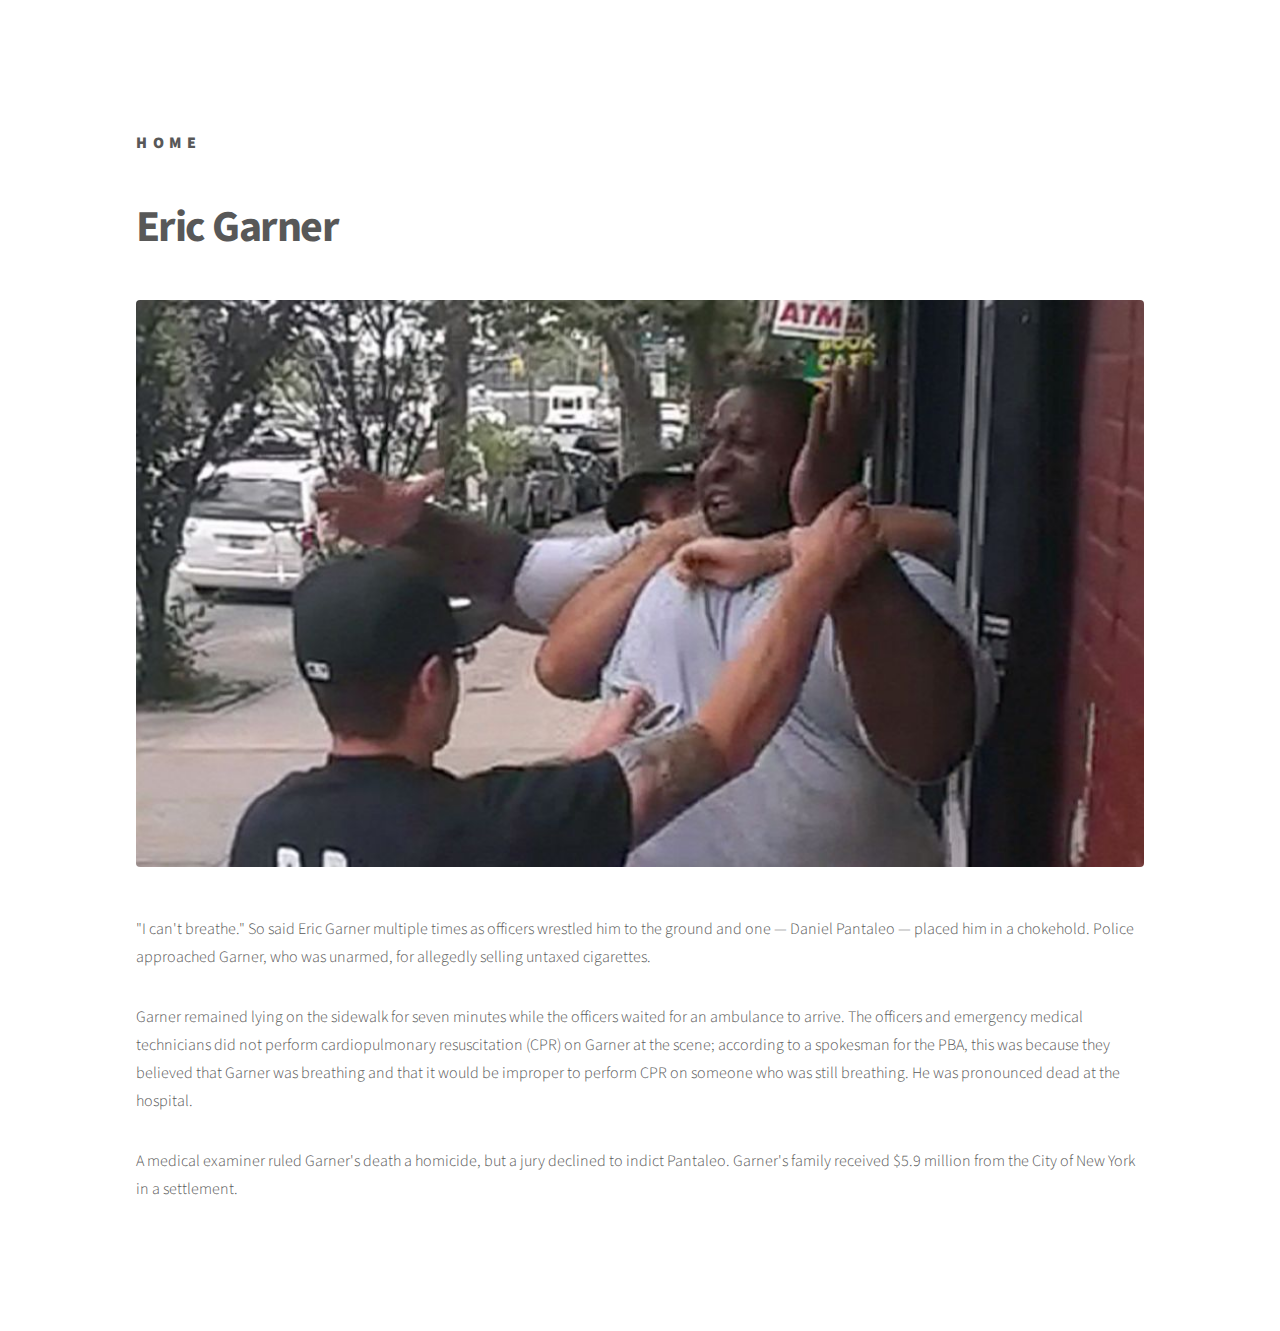
<file: ericgarner.html>
<!DOCTYPE HTML>
<!--
	Phantom by HTML5 UP
	html5up.net | @ajlkn
	Free for personal and commercial use under the CCA 3.0 license (html5up.net/license)
-->
<html>
	<head>
		<title>Eric Garner</title>
		<meta charset="utf-8" />
		<meta name="viewport" content="width=device-width, initial-scale=1, user-scalable=no" />
		<link rel="stylesheet" href="assets/css/main.css" />
		<noscript><link rel="stylesheet" href="assets/css/noscript.css" /></noscript>
	</head>
	<body class="is-preload">
		<!-- Wrapper -->
			<div id="wrapper">

				<!-- Header -->
					<header id="header">
						<div class="inner">

							<!-- Logo -->
								<a href="index.html" class="logo">
									<span class="title">Home</span>
								</a>

							<!-- Nav -->
								<nav>
									<ul>
										
									</ul>
								</nav>

						</div>
					</header>

				<!-- Menu -->
					<nav id="menu">
						
					</nav>

				<!-- Main -->
					<div id="main">
						<div class="inner">
							<h1>Eric Garner</h1>
							<span class="image main"><img src="ericgarnerpage.jpg" alt="" /></span>
							<p>"I can't breathe." So said Eric Garner multiple times as officers wrestled him to the ground and one — Daniel Pantaleo — placed him in a chokehold. Police approached Garner, who was unarmed, for allegedly selling untaxed cigarettes.  </p>
							<p>Garner remained lying on the sidewalk for seven minutes while the officers waited for an ambulance to arrive. The officers and emergency medical technicians did not perform cardiopulmonary resuscitation (CPR) on Garner at the scene; according to a spokesman for the PBA, this was because they believed that Garner was breathing and that it would be improper to perform CPR on someone who was still breathing. He was pronounced dead at the hospital.</p>
							<p>A medical examiner ruled Garner's death a homicide, but a jury declined to indict Pantaleo. Garner's family received $5.9 million from the City of New York in a settlement.</p>
						</div>
					</div>

				<!-- Footer -->
					

			</div>

		<!-- Scripts -->
			<script src="assets/js/jquery.min.js"></script>
			<script src="assets/js/browser.min.js"></script>
			<script src="assets/js/breakpoints.min.js"></script>
			<script src="assets/js/util.js"></script>
			<script src="assets/js/main.js"></script>

	</body>
</html>
</file>
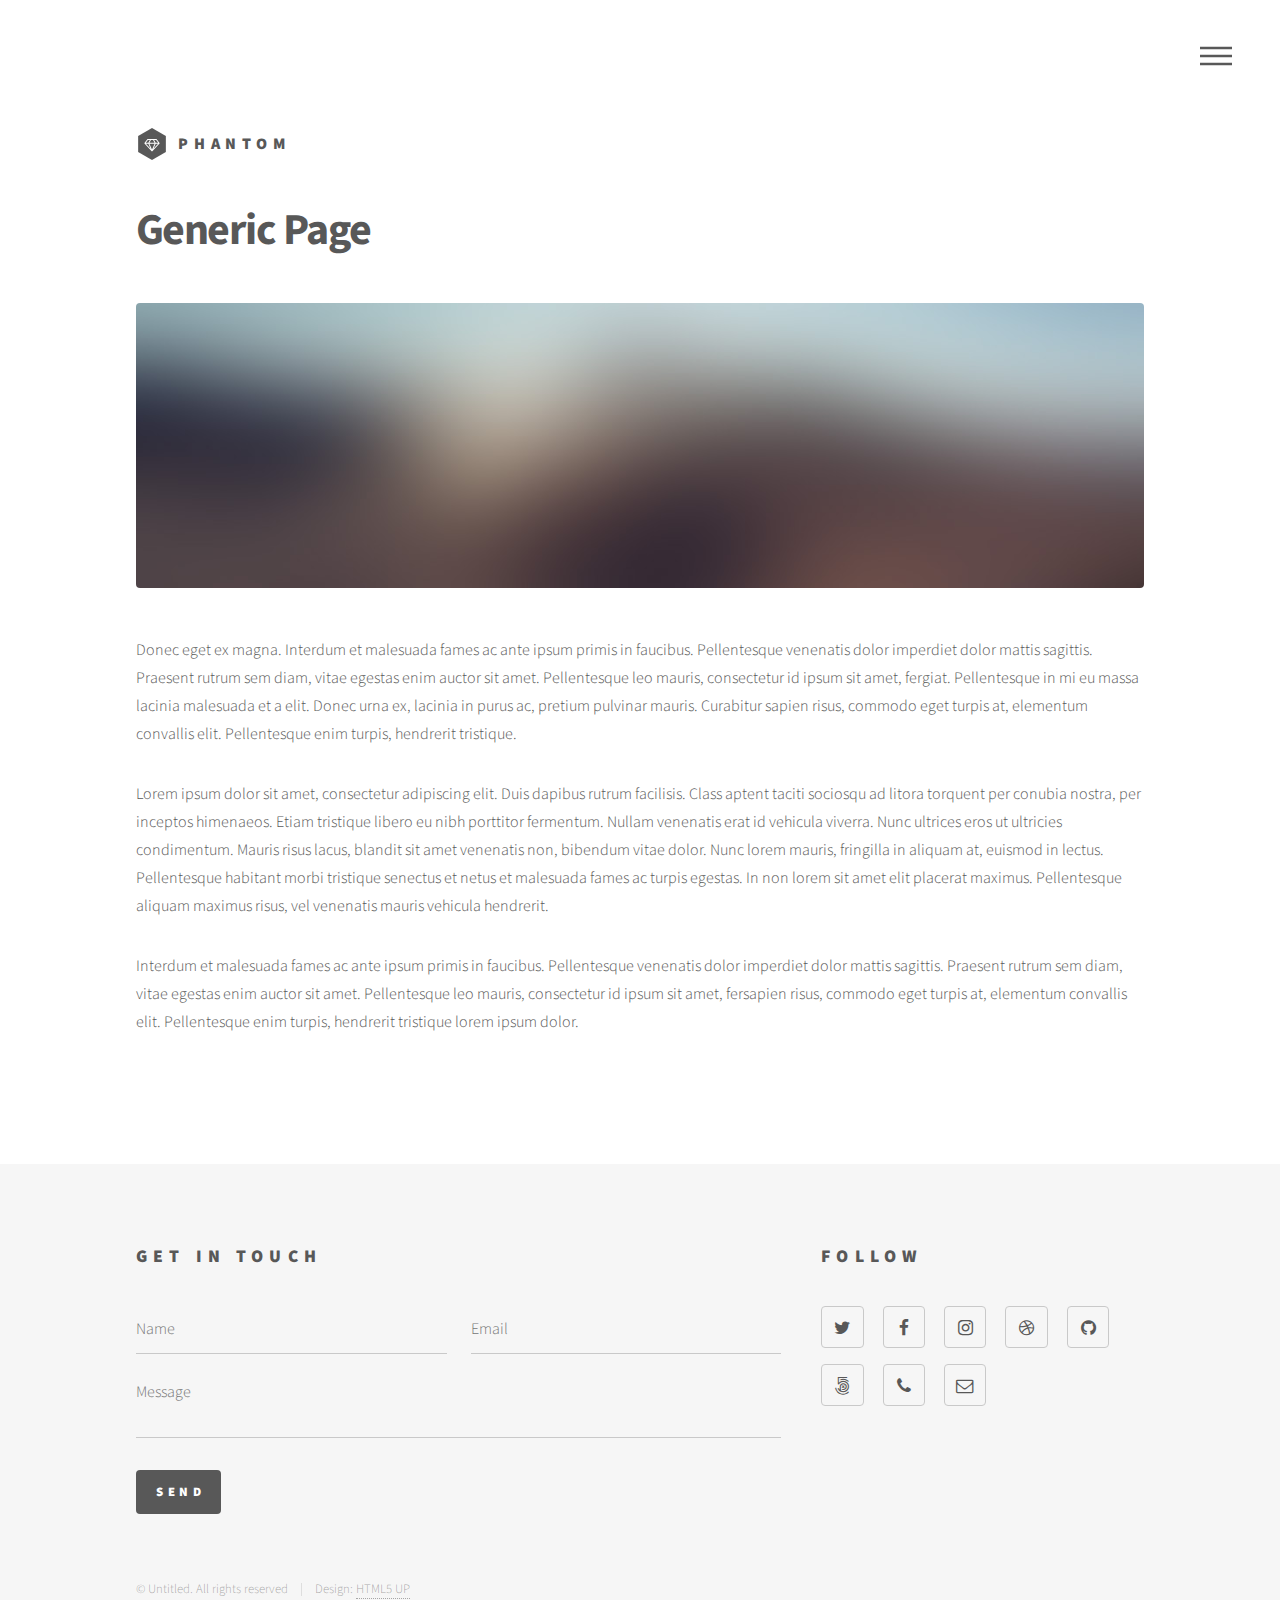
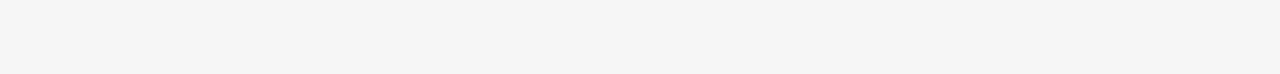
<file: generic.html>
<!DOCTYPE HTML>
<!--
	Phantom by HTML5 UP
	html5up.net | @ajlkn
	Free for personal and commercial use under the CCA 3.0 license (html5up.net/license)
-->
<html>
	<head>
		<title>Generic - Phantom by HTML5 UP</title>
		<meta charset="utf-8" />
		<meta name="viewport" content="width=device-width, initial-scale=1, user-scalable=no" />
		<link rel="stylesheet" href="assets/css/main.css" />
		<noscript><link rel="stylesheet" href="assets/css/noscript.css" /></noscript>
	</head>
	<body class="is-preload">
		<!-- Wrapper -->
			<div id="wrapper">

				<!-- Header -->
					<header id="header">
						<div class="inner">

							<!-- Logo -->
								<a href="index.html" class="logo">
									<span class="symbol"><img src="images/logo.svg" alt="" /></span><span class="title">Phantom</span>
								</a>

							<!-- Nav -->
								<nav>
									<ul>
										<li><a href="#menu">Menu</a></li>
									</ul>
								</nav>

						</div>
					</header>

				<!-- Menu -->
					<nav id="menu">
						<h2>Menu</h2>
						<ul>
							<li><a href="index.html">Home</a></li>
							<li><a href="generic.html">Ipsum veroeros</a></li>
							<li><a href="generic.html">Tempus etiam</a></li>
							<li><a href="generic.html">Consequat dolor</a></li>
							<li><a href="elements.html">Elements</a></li>
						</ul>
					</nav>

				<!-- Main -->
					<div id="main">
						<div class="inner">
							<h1>Generic Page</h1>
							<span class="image main"><img src="images/pic13.jpg" alt="" /></span>
							<p>Donec eget ex magna. Interdum et malesuada fames ac ante ipsum primis in faucibus. Pellentesque venenatis dolor imperdiet dolor mattis sagittis. Praesent rutrum sem diam, vitae egestas enim auctor sit amet. Pellentesque leo mauris, consectetur id ipsum sit amet, fergiat. Pellentesque in mi eu massa lacinia malesuada et a elit. Donec urna ex, lacinia in purus ac, pretium pulvinar mauris. Curabitur sapien risus, commodo eget turpis at, elementum convallis elit. Pellentesque enim turpis, hendrerit tristique.</p>
							<p>Lorem ipsum dolor sit amet, consectetur adipiscing elit. Duis dapibus rutrum facilisis. Class aptent taciti sociosqu ad litora torquent per conubia nostra, per inceptos himenaeos. Etiam tristique libero eu nibh porttitor fermentum. Nullam venenatis erat id vehicula viverra. Nunc ultrices eros ut ultricies condimentum. Mauris risus lacus, blandit sit amet venenatis non, bibendum vitae dolor. Nunc lorem mauris, fringilla in aliquam at, euismod in lectus. Pellentesque habitant morbi tristique senectus et netus et malesuada fames ac turpis egestas. In non lorem sit amet elit placerat maximus. Pellentesque aliquam maximus risus, vel venenatis mauris vehicula hendrerit.</p>
							<p>Interdum et malesuada fames ac ante ipsum primis in faucibus. Pellentesque venenatis dolor imperdiet dolor mattis sagittis. Praesent rutrum sem diam, vitae egestas enim auctor sit amet. Pellentesque leo mauris, consectetur id ipsum sit amet, fersapien risus, commodo eget turpis at, elementum convallis elit. Pellentesque enim turpis, hendrerit tristique lorem ipsum dolor.</p>
						</div>
					</div>

				<!-- Footer -->
					<footer id="footer">
						<div class="inner">
							<section>
								<h2>Get in touch</h2>
								<form method="post" action="#">
									<div class="fields">
										<div class="field half">
											<input type="text" name="name" id="name" placeholder="Name" />
										</div>
										<div class="field half">
											<input type="email" name="email" id="email" placeholder="Email" />
										</div>
										<div class="field">
											<textarea name="message" id="message" placeholder="Message"></textarea>
										</div>
									</div>
									<ul class="actions">
										<li><input type="submit" value="Send" class="primary" /></li>
									</ul>
								</form>
							</section>
							<section>
								<h2>Follow</h2>
								<ul class="icons">
									<li><a href="#" class="icon style2 fa-twitter"><span class="label">Twitter</span></a></li>
									<li><a href="#" class="icon style2 fa-facebook"><span class="label">Facebook</span></a></li>
									<li><a href="#" class="icon style2 fa-instagram"><span class="label">Instagram</span></a></li>
									<li><a href="#" class="icon style2 fa-dribbble"><span class="label">Dribbble</span></a></li>
									<li><a href="#" class="icon style2 fa-github"><span class="label">GitHub</span></a></li>
									<li><a href="#" class="icon style2 fa-500px"><span class="label">500px</span></a></li>
									<li><a href="#" class="icon style2 fa-phone"><span class="label">Phone</span></a></li>
									<li><a href="#" class="icon style2 fa-envelope-o"><span class="label">Email</span></a></li>
								</ul>
							</section>
							<ul class="copyright">
								<li>&copy; Untitled. All rights reserved</li><li>Design: <a href="http://html5up.net">HTML5 UP</a></li>
							</ul>
						</div>
					</footer>

			</div>

		<!-- Scripts -->
			<script src="assets/js/jquery.min.js"></script>
			<script src="assets/js/browser.min.js"></script>
			<script src="assets/js/breakpoints.min.js"></script>
			<script src="assets/js/util.js"></script>
			<script src="assets/js/main.js"></script>

	</body>
</html>
</file>
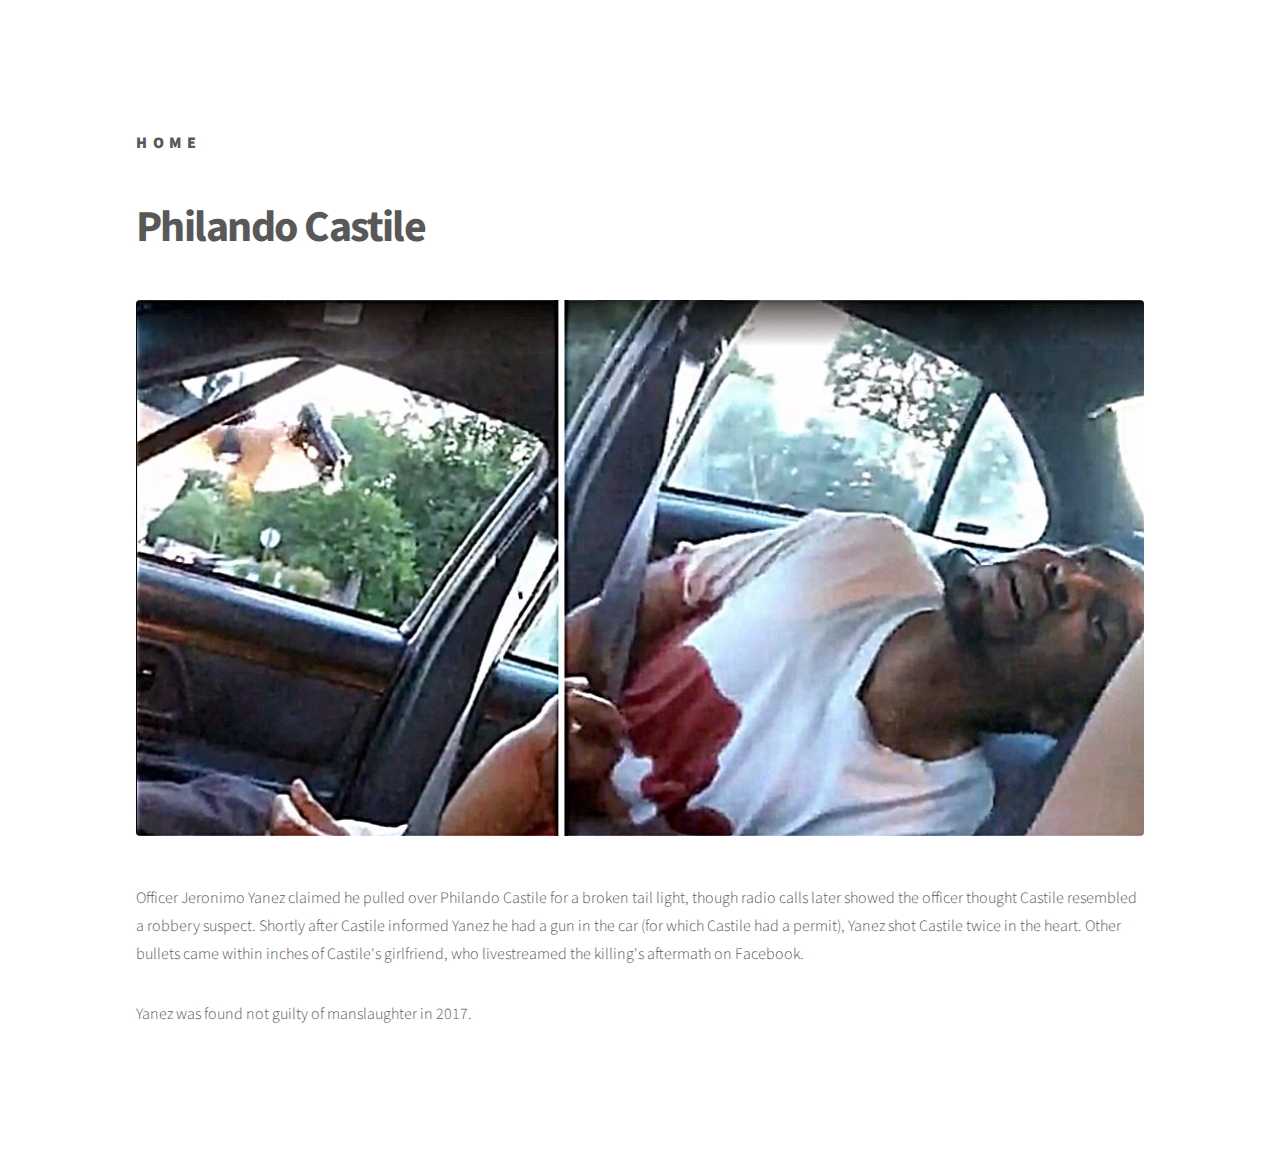
<file: philando.html>
<!DOCTYPE HTML>
<!--
	Phantom by HTML5 UP
	html5up.net | @ajlkn
	Free for personal and commercial use under the CCA 3.0 license (html5up.net/license)
-->
<html>
	<head>
		<title>Philando Castile</title>
		<meta charset="utf-8" />
		<meta name="viewport" content="width=device-width, initial-scale=1, user-scalable=no" />
		<link rel="stylesheet" href="assets/css/main.css" />
		<noscript><link rel="stylesheet" href="assets/css/noscript.css" /></noscript>
	</head>
	<body class="is-preload">
		<!-- Wrapper -->
			<div id="wrapper">

				<!-- Header -->
					<header id="header">
						<div class="inner">

							<!-- Logo -->
								<a href="index.html" class="logo">
									<span class="title">Home</span>
								</a>

							<!-- Nav -->
								<nav>
									<ul>
										
									</ul>
								</nav>

						</div>
					</header>

				<!-- Menu -->
					<nav id="menu">
						
					</nav>

				<!-- Main -->
					<div id="main">
						<div class="inner">
							<h1>Philando Castile</h1>
							<span class="image main"><img src="philandopage.png" alt="" /></span>
							
							<p>Officer Jeronimo Yanez claimed he pulled over Philando Castile for a broken tail light, though radio calls later showed the officer thought Castile resembled a robbery suspect. Shortly after Castile informed Yanez he had a gun in the car (for which Castile had a permit), Yanez shot Castile twice in the heart. Other bullets came within inches of Castile's girlfriend, who livestreamed the killing's aftermath on Facebook. </p>
							<p>Yanez was found not guilty of manslaughter in 2017. </p>
						</div>
					</div>

				<!-- Footer -->
					

			</div>

		<!-- Scripts -->
			<script src="assets/js/jquery.min.js"></script>
			<script src="assets/js/browser.min.js"></script>
			<script src="assets/js/breakpoints.min.js"></script>
			<script src="assets/js/util.js"></script>
			<script src="assets/js/main.js"></script>

	</body>
</html>
</file>
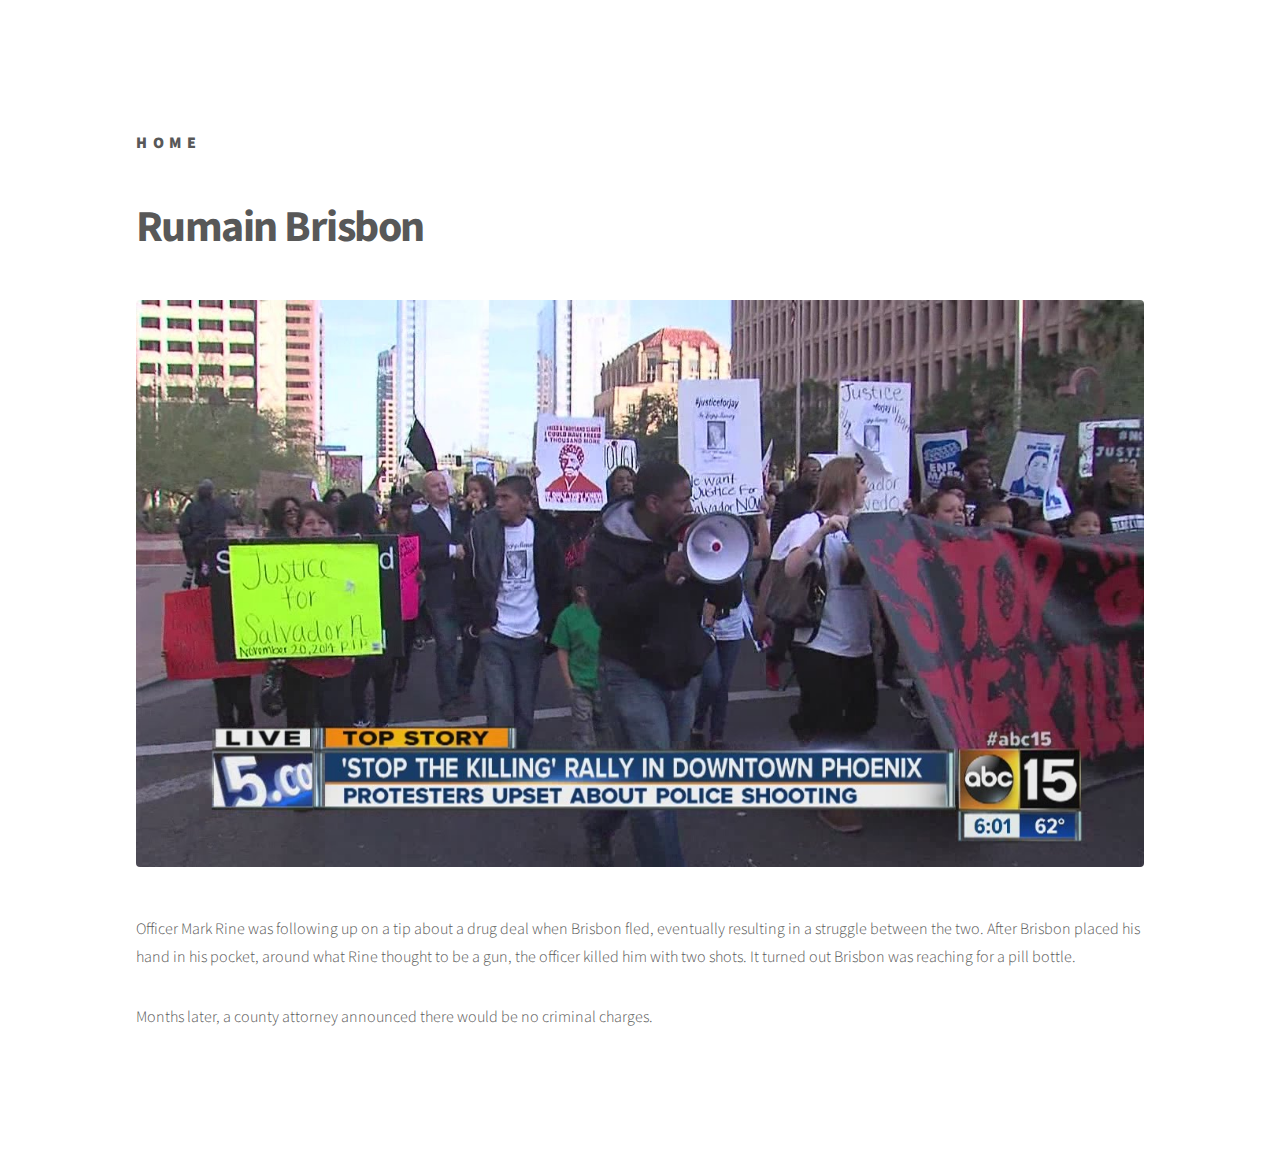
<file: rumain.html>
<!DOCTYPE HTML>
<!--
	Phantom by HTML5 UP
	html5up.net | @ajlkn
	Free for personal and commercial use under the CCA 3.0 license (html5up.net/license)
-->
<html>
	<head>
		<title>Rumain Brisbon</title>
		<meta charset="utf-8" />
		<meta name="viewport" content="width=device-width, initial-scale=1, user-scalable=no" />
		<link rel="stylesheet" href="assets/css/main.css" />
		<noscript><link rel="stylesheet" href="assets/css/noscript.css" /></noscript>
	</head>
	<body class="is-preload">
		<!-- Wrapper -->
			<div id="wrapper">

				<!-- Header -->
					<header id="header">
						<div class="inner">

							<!-- Logo -->
								<a href="index.html" class="logo">
									<span class="title">Home</span>
								</a>

							<!-- Nav -->
								<nav>
									<ul>
										
									</ul>
								</nav>

						</div>
					</header>

				<!-- Menu -->
					<nav id="menu">
						
					</nav>

				<!-- Main -->
					<div id="main">
						<div class="inner">
							<h1>Rumain Brisbon</h1>
							<span class="image main"><img src="rumainpage.jpg" alt="" /></span>
							
							<p>Officer Mark Rine was following up on a tip about a drug deal when Brisbon fled, eventually resulting in a struggle between the two. After Brisbon placed his hand in his pocket, around what Rine thought to be a gun, the officer killed him with two shots. It turned out Brisbon was reaching for a pill bottle.</p>
							<p>Months later, a county attorney announced there would be no criminal charges.</p>
						</div>
					</div>

				<!-- Footer -->
					

			</div>

		<!-- Scripts -->
			<script src="assets/js/jquery.min.js"></script>
			<script src="assets/js/browser.min.js"></script>
			<script src="assets/js/breakpoints.min.js"></script>
			<script src="assets/js/util.js"></script>
			<script src="assets/js/main.js"></script>

	</body>
</html>
</file>
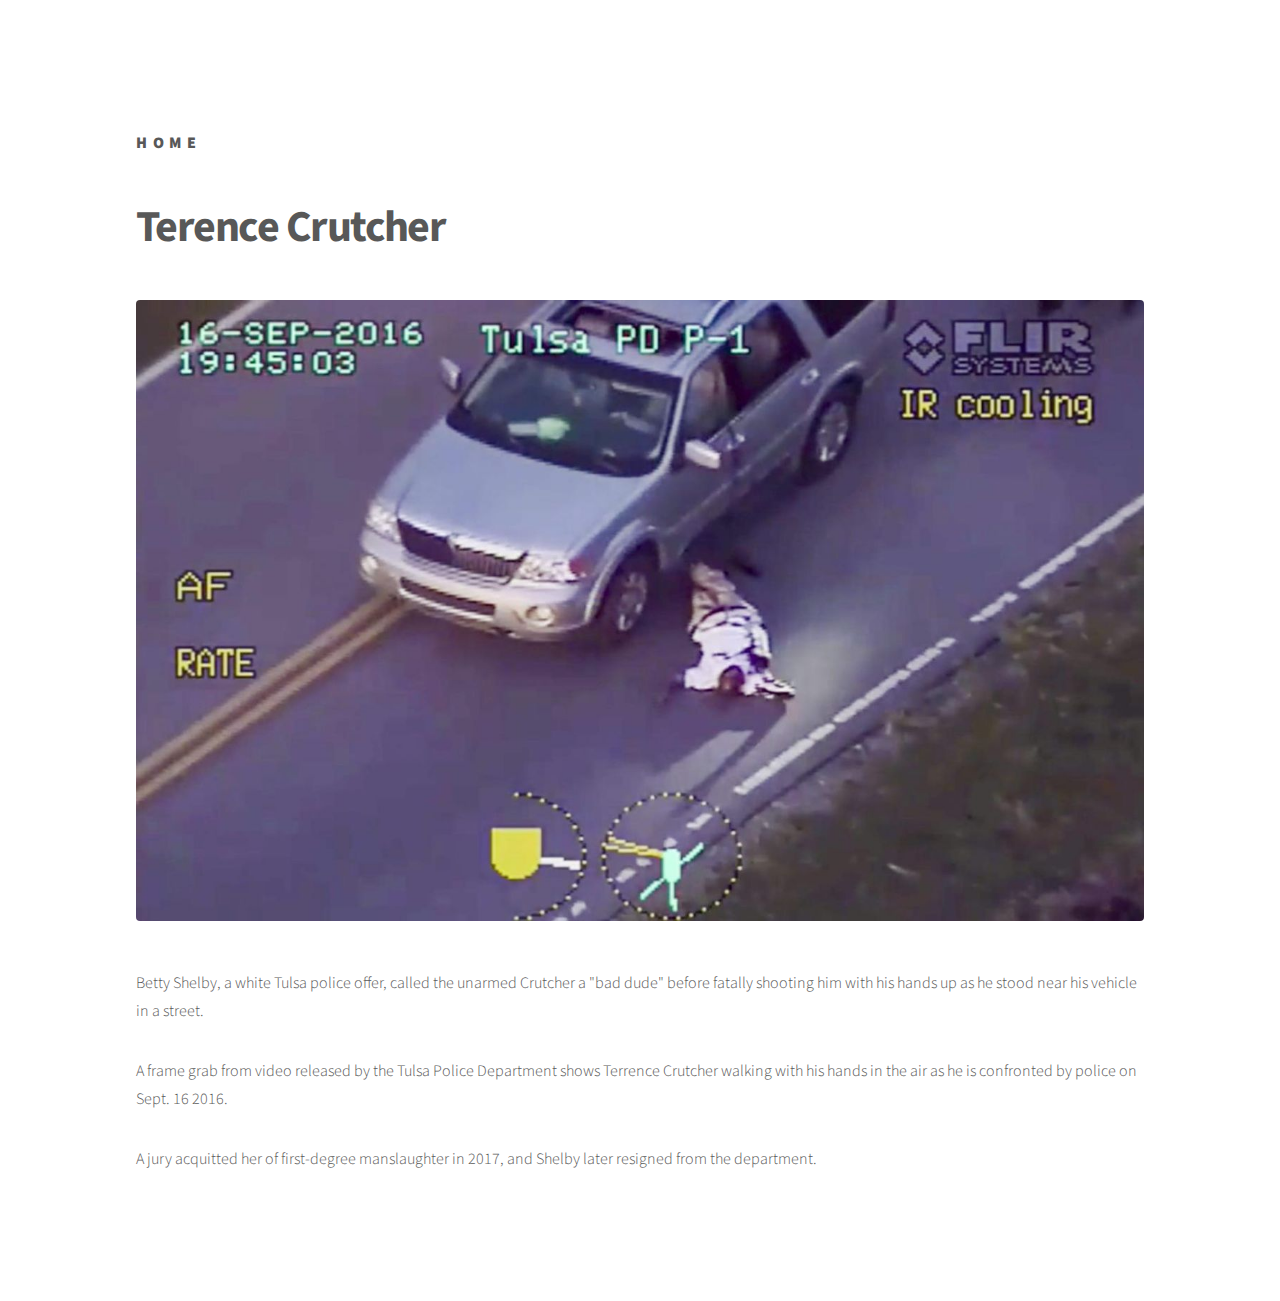
<file: terence.html>
<!DOCTYPE HTML>
<!--
	Phantom by HTML5 UP
	html5up.net | @ajlkn
	Free for personal and commercial use under the CCA 3.0 license (html5up.net/license)
-->
<html>
	<head>
		<title>Terence Crutcher</title>
		<meta charset="utf-8" />
		<meta name="viewport" content="width=device-width, initial-scale=1, user-scalable=no" />
		<link rel="stylesheet" href="assets/css/main.css" />
		<noscript><link rel="stylesheet" href="assets/css/noscript.css" /></noscript>
	</head>
	<body class="is-preload">
		<!-- Wrapper -->
			<div id="wrapper">

				<!-- Header -->
					<header id="header">
						<div class="inner">

							<!-- Logo -->
								<a href="index.html" class="logo">
									<span class="title">Home</span>
								</a>

							<!-- Nav -->
								<nav>
									<ul>
										
									</ul>
								</nav>

						</div>
					</header>

				<!-- Menu -->
					<nav id="menu">
						
					</nav>

				<!-- Main -->
					<div id="main">
						<div class="inner">
							<h1>Terence Crutcher</h1>
							<span class="image main"><img src="terencepage.jpg" alt="" /></span>
							<p>Betty Shelby, a white Tulsa police offer, called the unarmed Crutcher a "bad dude" before fatally shooting him with his hands up as he stood near his vehicle in a street.</p>
							<p>A frame grab from video released by the Tulsa Police Department shows Terrence Crutcher walking with his hands in the air as he is confronted by police on Sept. 16 2016.</p>
							<p> A jury acquitted her of first-degree manslaughter in 2017, and Shelby later resigned from the department.</p>
						</div>
					</div>

				<!-- Footer -->
					

			</div>

		<!-- Scripts -->
			<script src="assets/js/jquery.min.js"></script>
			<script src="assets/js/browser.min.js"></script>
			<script src="assets/js/breakpoints.min.js"></script>
			<script src="assets/js/util.js"></script>
			<script src="assets/js/main.js"></script>

	</body>
</html>
</file>
<file: assets/css/noscript.css>
/*
	Phantom by HTML5 UP
	html5up.net | @ajlkn
	Free for personal and commercial use under the CCA 3.0 license (html5up.net/license)
*/

/* Tiles */

	body.is-preload .tiles article {
		-moz-transform: none;
		-webkit-transform: none;
		-ms-transform: none;
		transform: none;
		opacity: 1;
	}
</file>
<file: assets/css/main.css>
@import url(font-awesome.min.css);
@import url("https://fonts.googleapis.com/css?family=Source+Sans+Pro:300,700,900");

/*
	Phantom by HTML5 UP
	html5up.net | @ajlkn
	Free for personal and commercial use under the CCA 3.0 license (html5up.net/license)
*/

html, body, div, span, applet, object,
iframe, h1, h2, h3, h4, h5, h6, p, blockquote,
pre, a, abbr, acronym, address, big, cite,
code, del, dfn, em, img, ins, kbd, q, s, samp,
small, strike, strong, sub, sup, tt, var, b,
u, i, center, dl, dt, dd, ol, ul, li, fieldset,
form, label, legend, table, caption, tbody,
tfoot, thead, tr, th, td, article, aside,
canvas, details, embed, figure, figcaption,
footer, header, hgroup, menu, nav, output, ruby,
section, summary, time, mark, audio, video {
	margin: 0;
	padding: 0;
	border: 0;
	font-size: 100%;
	font: inherit;
	vertical-align: baseline;}

article, aside, details, figcaption, figure,
footer, header, hgroup, menu, nav, section {
	display: block;}

body {
	line-height: 1;
}

ol, ul {
	list-style: none;
}

blockquote, q {
	quotes: none;
}

	blockquote:before, blockquote:after, q:before, q:after {
		content: '';
		content: none;
	}

table {
	border-collapse: collapse;
	border-spacing: 0;
}

body {
	-webkit-text-size-adjust: none;
}

mark {
	background-color: transparent;
	color: inherit;
}

input::-moz-focus-inner {
	border: 0;
	padding: 0;
}

input, select, textarea {
	-moz-appearance: none;
	-webkit-appearance: none;
	-ms-appearance: none;
	appearance: none;
}

/* Basic */

	@-ms-viewport {
		width: device-width;
	}

	body {
		-ms-overflow-style: scrollbar;
	}

	@media screen and (max-width: 480px) {

		html, body {
			min-width: 320px;
		}

	}

	html {
		box-sizing: border-box;
	}

	*, *:before, *:after {
		box-sizing: inherit;
	}

	body {
		background: #ffffff;
	}

		body.is-preload *, body.is-preload *:before, body.is-preload *:after {
			-moz-animation: none !important;
			-webkit-animation: none !important;
			-ms-animation: none !important;
			animation: none !important;
			-moz-transition: none !important;
			-webkit-transition: none !important;
			-ms-transition: none !important;
			transition: none !important;
		}

/* Type */

	body, input, select, textarea {
		color: #585858;
		font-family: "Source Sans Pro", Helvetica, sans-serif;
		font-size: 16pt;
		font-weight: 300;
		line-height: 1.75;
	}

		@media screen and (max-width: 1680px) {

			body, input, select, textarea {
				font-size: 14pt;
			}

		}

		@media screen and (max-width: 1280px) {

			body, input, select, textarea {
				font-size: 12pt;
			}

		}

	a {
		-moz-transition: border-bottom-color 0.2s ease, color 0.2s ease;
		-webkit-transition: border-bottom-color 0.2s ease, color 0.2s ease;
		-ms-transition: border-bottom-color 0.2s ease, color 0.2s ease;
		transition: border-bottom-color 0.2s ease, color 0.2s ease;
		text-decoration: none;
		color: #585858;
		border-bottom: dotted 1px rgba(88, 88, 88, 0.5);
	}

		a:hover {
			border-bottom-color: transparent;
			color: #f2849e !important;
		}

	strong, b {
		font-weight: 900;
	}

	em, i {
		font-style: italic;
	}

	p {
		margin: 0 0 2em 0;
	}

	h1 {
		font-size: 2.75em;
		font-weight: 700;
		line-height: 1.3;
		margin: 0 0 1em 0;
		letter-spacing: -0.035em;
	}

		h1 a {
			color: inherit;
		}

		@media screen and (max-width: 736px) {

			h1 {
				font-size: 2em;
				margin: 0 0 1em 0;
			}

		}

		@media screen and (max-width: 360px) {

			h1 {
				font-size: 1.75em;
			}

		}

	h2, h3, h4, h5, h6 {
		font-weight: 900;
		line-height: 1.5;
		margin: 0 0 2em 0;
		text-transform: uppercase;
		letter-spacing: 0.35em;
	}

		h2 a, h3 a, h4 a, h5 a, h6 a {
			color: inherit;
		}

	h2 {
		font-size: 1.1em;
	}

	h3 {
		font-size: 1em;
	}

	h4 {
		font-size: 0.8em;
	}

	h5 {
		font-size: 0.8em;
	}

	h6 {
		font-size: 0.8em;
	}

	@media screen and (max-width: 980px) {

		h1 br, h2 br, h3 br, h4 br, h5 br, h6 br {
			display: none;
		}

	}

	@media screen and (max-width: 736px) {

		h2 {
			font-size: 1em;
		}

		h3 {
			font-size: 0.8em;
		}

	}

	sub {
		font-size: 0.8em;
		position: relative;
		top: 0.5em;
	}

	sup {
		font-size: 0.8em;
		position: relative;
		top: -0.5em;
	}

	blockquote {
		border-left: solid 4px #c9c9c9;
		font-style: italic;
		margin: 0 0 2em 0;
		padding: 0.5em 0 0.5em 2em;
	}

	code {
		background: rgba(144, 144, 144, 0.075);
		border-radius: 4px;
		border: solid 1px #c9c9c9;
		font-family: "Courier New", monospace;
		font-size: 0.9em;
		margin: 0 0.25em;
		padding: 0.25em 0.65em;
	}

	pre {
		-webkit-overflow-scrolling: touch;
		font-family: "Courier New", monospace;
		font-size: 0.9em;
		margin: 0 0 2em 0;
	}

		pre code {
			display: block;
			line-height: 1.75;
			padding: 1em 1.5em;
			overflow-x: auto;
		}

	hr {
		border: 0;
		border-bottom: solid 1px #c9c9c9;
		margin: 2em 0;
	}

		hr.major {
			margin: 3em 0;
		}

	.align-left {
		text-align: left;
	}

	.align-center {
		text-align: center;
	}

	.align-right {
		text-align: right;
	}

/* Row */

	.row {
		display: flex;
		flex-wrap: wrap;
		box-sizing: border-box;
		align-items: stretch;
	}

		.row > * {
			box-sizing: border-box;
		}

		.row.gtr-uniform > * > :last-child {
			margin-bottom: 0;
		}

		.row.aln-left {
			justify-content: flex-start;
		}

		.row.aln-center {
			justify-content: center;
		}

		.row.aln-right {
			justify-content: flex-end;
		}

		.row.aln-top {
			align-items: flex-start;
		}

		.row.aln-middle {
			align-items: center;
		}

		.row.aln-bottom {
			align-items: flex-end;
		}

		.row > .imp {
			order: -1;
		}

		.row > .col-1 {
			width: 8.3333333333%;
		}

		.row > .off-1 {
			margin-left: 8.3333333333%;
		}

		.row > .col-2 {
			width: 16.6666666667%;
		}

		.row > .off-2 {
			margin-left: 16.6666666667%;
		}

		.row > .col-3 {
			width: 25%;
		}

		.row > .off-3 {
			margin-left: 25%;
		}

		.row > .col-4 {
			width: 33.3333333333%;
		}

		.row > .off-4 {
			margin-left: 33.3333333333%;
		}

		.row > .col-5 {
			width: 41.6666666667%;
		}

		.row > .off-5 {
			margin-left: 41.6666666667%;
		}

		.row > .col-6 {
			width: 50%;
		}

		.row > .off-6 {
			margin-left: 50%;
		}

		.row > .col-7 {
			width: 58.3333333333%;
		}

		.row > .off-7 {
			margin-left: 58.3333333333%;
		}

		.row > .col-8 {
			width: 66.6666666667%;
		}

		.row > .off-8 {
			margin-left: 66.6666666667%;
		}

		.row > .col-9 {
			width: 75%;
		}

		.row > .off-9 {
			margin-left: 75%;
		}

		.row > .col-10 {
			width: 83.3333333333%;
		}

		.row > .off-10 {
			margin-left: 83.3333333333%;
		}

		.row > .col-11 {
			width: 91.6666666667%;
		}

		.row > .off-11 {
			margin-left: 91.6666666667%;
		}

		.row > .col-12 {
			width: 100%;
		}

		.row > .off-12 {
			margin-left: 100%;
		}

		.row.gtr-0 {
			margin-top: 0;
			margin-left: 0em;
		}

			.row.gtr-0 > * {
				padding: 0 0 0 0em;
			}

			.row.gtr-0.gtr-uniform {
				margin-top: 0em;
			}

				.row.gtr-0.gtr-uniform > * {
					padding-top: 0em;
				}

		.row.gtr-25 {
			margin-top: 0;
			margin-left: -0.5em;
		}

			.row.gtr-25 > * {
				padding: 0 0 0 0.5em;
			}

			.row.gtr-25.gtr-uniform {
				margin-top: -0.5em;
			}

				.row.gtr-25.gtr-uniform > * {
					padding-top: 0.5em;
				}

		.row.gtr-50 {
			margin-top: 0;
			margin-left: -1em;
		}

			.row.gtr-50 > * {
				padding: 0 0 0 1em;
			}

			.row.gtr-50.gtr-uniform {
				margin-top: -1em;
			}

				.row.gtr-50.gtr-uniform > * {
					padding-top: 1em;
				}

		.row {
			margin-top: 0;
			margin-left: -2em;
		}

			.row > * {
				padding: 0 0 0 2em;
			}

			.row.gtr-uniform {
				margin-top: -2em;
			}

				.row.gtr-uniform > * {
					padding-top: 2em;
				}

		.row.gtr-150 {
			margin-top: 0;
			margin-left: -3em;
		}

			.row.gtr-150 > * {
				padding: 0 0 0 3em;
			}

			.row.gtr-150.gtr-uniform {
				margin-top: -3em;
			}

				.row.gtr-150.gtr-uniform > * {
					padding-top: 3em;
				}

		.row.gtr-200 {
			margin-top: 0;
			margin-left: -4em;
		}

			.row.gtr-200 > * {
				padding: 0 0 0 4em;
			}

			.row.gtr-200.gtr-uniform {
				margin-top: -4em;
			}

				.row.gtr-200.gtr-uniform > * {
					padding-top: 4em;
				}

		@media screen and (max-width: 1680px) {

			.row {
				display: flex;
				flex-wrap: wrap;
				box-sizing: border-box;
				align-items: stretch;
			}

				.row > * {
					box-sizing: border-box;
				}

				.row.gtr-uniform > * > :last-child {
					margin-bottom: 0;
				}

				.row.aln-left {
					justify-content: flex-start;
				}

				.row.aln-center {
					justify-content: center;
				}

				.row.aln-right {
					justify-content: flex-end;
				}

				.row.aln-top {
					align-items: flex-start;
				}

				.row.aln-middle {
					align-items: center;
				}

				.row.aln-bottom {
					align-items: flex-end;
				}

				.row > .imp-xlarge {
					order: -1;
				}

				.row > .col-1-xlarge {
					width: 8.3333333333%;
				}

				.row > .off-1-xlarge {
					margin-left: 8.3333333333%;
				}

				.row > .col-2-xlarge {
					width: 16.6666666667%;
				}

				.row > .off-2-xlarge {
					margin-left: 16.6666666667%;
				}

				.row > .col-3-xlarge {
					width: 25%;
				}

				.row > .off-3-xlarge {
					margin-left: 25%;
				}

				.row > .col-4-xlarge {
					width: 33.3333333333%;
				}

				.row > .off-4-xlarge {
					margin-left: 33.3333333333%;
				}

				.row > .col-5-xlarge {
					width: 41.6666666667%;
				}

				.row > .off-5-xlarge {
					margin-left: 41.6666666667%;
				}

				.row > .col-6-xlarge {
					width: 50%;
				}

				.row > .off-6-xlarge {
					margin-left: 50%;
				}

				.row > .col-7-xlarge {
					width: 58.3333333333%;
				}

				.row > .off-7-xlarge {
					margin-left: 58.3333333333%;
				}

				.row > .col-8-xlarge {
					width: 66.6666666667%;
				}

				.row > .off-8-xlarge {
					margin-left: 66.6666666667%;
				}

				.row > .col-9-xlarge {
					width: 75%;
				}

				.row > .off-9-xlarge {
					margin-left: 75%;
				}

				.row > .col-10-xlarge {
					width: 83.3333333333%;
				}

				.row > .off-10-xlarge {
					margin-left: 83.3333333333%;
				}

				.row > .col-11-xlarge {
					width: 91.6666666667%;
				}

				.row > .off-11-xlarge {
					margin-left: 91.6666666667%;
				}

				.row > .col-12-xlarge {
					width: 100%;
				}

				.row > .off-12-xlarge {
					margin-left: 100%;
				}

				.row.gtr-0 {
					margin-top: 0;
					margin-left: 0em;
				}

					.row.gtr-0 > * {
						padding: 0 0 0 0em;
					}

					.row.gtr-0.gtr-uniform {
						margin-top: 0em;
					}

						.row.gtr-0.gtr-uniform > * {
							padding-top: 0em;
						}

				.row.gtr-25 {
					margin-top: 0;
					margin-left: -0.5em;
				}

					.row.gtr-25 > * {
						padding: 0 0 0 0.5em;
					}

					.row.gtr-25.gtr-uniform {
						margin-top: -0.5em;
					}

						.row.gtr-25.gtr-uniform > * {
							padding-top: 0.5em;
						}

				.row.gtr-50 {
					margin-top: 0;
					margin-left: -1em;
				}

					.row.gtr-50 > * {
						padding: 0 0 0 1em;
					}

					.row.gtr-50.gtr-uniform {
						margin-top: -1em;
					}

						.row.gtr-50.gtr-uniform > * {
							padding-top: 1em;
						}

				.row {
					margin-top: 0;
					margin-left: -2em;
				}

					.row > * {
						padding: 0 0 0 2em;
					}

					.row.gtr-uniform {
						margin-top: -2em;
					}

						.row.gtr-uniform > * {
							padding-top: 2em;
						}

				.row.gtr-150 {
					margin-top: 0;
					margin-left: -3em;
				}

					.row.gtr-150 > * {
						padding: 0 0 0 3em;
					}

					.row.gtr-150.gtr-uniform {
						margin-top: -3em;
					}

						.row.gtr-150.gtr-uniform > * {
							padding-top: 3em;
						}

				.row.gtr-200 {
					margin-top: 0;
					margin-left: -4em;
				}

					.row.gtr-200 > * {
						padding: 0 0 0 4em;
					}

					.row.gtr-200.gtr-uniform {
						margin-top: -4em;
					}

						.row.gtr-200.gtr-uniform > * {
							padding-top: 4em;
						}

		}

		@media screen and (max-width: 1280px) {

			.row {
				display: flex;
				flex-wrap: wrap;
				box-sizing: border-box;
				align-items: stretch;
			}

				.row > * {
					box-sizing: border-box;
				}

				.row.gtr-uniform > * > :last-child {
					margin-bottom: 0;
				}

				.row.aln-left {
					justify-content: flex-start;
				}

				.row.aln-center {
					justify-content: center;
				}

				.row.aln-right {
					justify-content: flex-end;
				}

				.row.aln-top {
					align-items: flex-start;
				}

				.row.aln-middle {
					align-items: center;
				}

				.row.aln-bottom {
					align-items: flex-end;
				}

				.row > .imp-large {
					order: -1;
				}

				.row > .col-1-large {
					width: 8.3333333333%;
				}

				.row > .off-1-large {
					margin-left: 8.3333333333%;
				}

				.row > .col-2-large {
					width: 16.6666666667%;
				}

				.row > .off-2-large {
					margin-left: 16.6666666667%;
				}

				.row > .col-3-large {
					width: 25%;
				}

				.row > .off-3-large {
					margin-left: 25%;
				}

				.row > .col-4-large {
					width: 33.3333333333%;
				}

				.row > .off-4-large {
					margin-left: 33.3333333333%;
				}

				.row > .col-5-large {
					width: 41.6666666667%;
				}

				.row > .off-5-large {
					margin-left: 41.6666666667%;
				}

				.row > .col-6-large {
					width: 50%;
				}

				.row > .off-6-large {
					margin-left: 50%;
				}

				.row > .col-7-large {
					width: 58.3333333333%;
				}

				.row > .off-7-large {
					margin-left: 58.3333333333%;
				}

				.row > .col-8-large {
					width: 66.6666666667%;
				}

				.row > .off-8-large {
					margin-left: 66.6666666667%;
				}

				.row > .col-9-large {
					width: 75%;
				}

				.row > .off-9-large {
					margin-left: 75%;
				}

				.row > .col-10-large {
					width: 83.3333333333%;
				}

				.row > .off-10-large {
					margin-left: 83.3333333333%;
				}

				.row > .col-11-large {
					width: 91.6666666667%;
				}

				.row > .off-11-large {
					margin-left: 91.6666666667%;
				}

				.row > .col-12-large {
					width: 100%;
				}

				.row > .off-12-large {
					margin-left: 100%;
				}

				.row.gtr-0 {
					margin-top: 0;
					margin-left: 0em;
				}

					.row.gtr-0 > * {
						padding: 0 0 0 0em;
					}

					.row.gtr-0.gtr-uniform {
						margin-top: 0em;
					}

						.row.gtr-0.gtr-uniform > * {
							padding-top: 0em;
						}

				.row.gtr-25 {
					margin-top: 0;
					margin-left: -0.5em;
				}

					.row.gtr-25 > * {
						padding: 0 0 0 0.5em;
					}

					.row.gtr-25.gtr-uniform {
						margin-top: -0.5em;
					}

						.row.gtr-25.gtr-uniform > * {
							padding-top: 0.5em;
						}

				.row.gtr-50 {
					margin-top: 0;
					margin-left: -1em;
				}

					.row.gtr-50 > * {
						padding: 0 0 0 1em;
					}

					.row.gtr-50.gtr-uniform {
						margin-top: -1em;
					}

						.row.gtr-50.gtr-uniform > * {
							padding-top: 1em;
						}

				.row {
					margin-top: 0;
					margin-left: -2em;
				}

					.row > * {
						padding: 0 0 0 2em;
					}

					.row.gtr-uniform {
						margin-top: -2em;
					}

						.row.gtr-uniform > * {
							padding-top: 2em;
						}

				.row.gtr-150 {
					margin-top: 0;
					margin-left: -3em;
				}

					.row.gtr-150 > * {
						padding: 0 0 0 3em;
					}

					.row.gtr-150.gtr-uniform {
						margin-top: -3em;
					}

						.row.gtr-150.gtr-uniform > * {
							padding-top: 3em;
						}

				.row.gtr-200 {
					margin-top: 0;
					margin-left: -4em;
				}

					.row.gtr-200 > * {
						padding: 0 0 0 4em;
					}

					.row.gtr-200.gtr-uniform {
						margin-top: -4em;
					}

						.row.gtr-200.gtr-uniform > * {
							padding-top: 4em;
						}

		}

		@media screen and (max-width: 980px) {

			.row {
				display: flex;
				flex-wrap: wrap;
				box-sizing: border-box;
				align-items: stretch;
			}

				.row > * {
					box-sizing: border-box;
				}

				.row.gtr-uniform > * > :last-child {
					margin-bottom: 0;
				}

				.row.aln-left {
					justify-content: flex-start;
				}

				.row.aln-center {
					justify-content: center;
				}

				.row.aln-right {
					justify-content: flex-end;
				}

				.row.aln-top {
					align-items: flex-start;
				}

				.row.aln-middle {
					align-items: center;
				}

				.row.aln-bottom {
					align-items: flex-end;
				}

				.row > .imp-medium {
					order: -1;
				}

				.row > .col-1-medium {
					width: 8.3333333333%;
				}

				.row > .off-1-medium {
					margin-left: 8.3333333333%;
				}

				.row > .col-2-medium {
					width: 16.6666666667%;
				}

				.row > .off-2-medium {
					margin-left: 16.6666666667%;
				}

				.row > .col-3-medium {
					width: 25%;
				}

				.row > .off-3-medium {
					margin-left: 25%;
				}

				.row > .col-4-medium {
					width: 33.3333333333%;
				}

				.row > .off-4-medium {
					margin-left: 33.3333333333%;
				}

				.row > .col-5-medium {
					width: 41.6666666667%;
				}

				.row > .off-5-medium {
					margin-left: 41.6666666667%;
				}

				.row > .col-6-medium {
					width: 50%;
				}

				.row > .off-6-medium {
					margin-left: 50%;
				}

				.row > .col-7-medium {
					width: 58.3333333333%;
				}

				.row > .off-7-medium {
					margin-left: 58.3333333333%;
				}

				.row > .col-8-medium {
					width: 66.6666666667%;
				}

				.row > .off-8-medium {
					margin-left: 66.6666666667%;
				}

				.row > .col-9-medium {
					width: 75%;
				}

				.row > .off-9-medium {
					margin-left: 75%;
				}

				.row > .col-10-medium {
					width: 83.3333333333%;
				}

				.row > .off-10-medium {
					margin-left: 83.3333333333%;
				}

				.row > .col-11-medium {
					width: 91.6666666667%;
				}

				.row > .off-11-medium {
					margin-left: 91.6666666667%;
				}

				.row > .col-12-medium {
					width: 100%;
				}

				.row > .off-12-medium {
					margin-left: 100%;
				}

				.row.gtr-0 {
					margin-top: 0;
					margin-left: 0em;
				}

					.row.gtr-0 > * {
						padding: 0 0 0 0em;
					}

					.row.gtr-0.gtr-uniform {
						margin-top: 0em;
					}

						.row.gtr-0.gtr-uniform > * {
							padding-top: 0em;
						}

				.row.gtr-25 {
					margin-top: 0;
					margin-left: -0.375em;
				}

					.row.gtr-25 > * {
						padding: 0 0 0 0.375em;
					}

					.row.gtr-25.gtr-uniform {
						margin-top: -0.375em;
					}

						.row.gtr-25.gtr-uniform > * {
							padding-top: 0.375em;
						}

				.row.gtr-50 {
					margin-top: 0;
					margin-left: -0.75em;
				}

					.row.gtr-50 > * {
						padding: 0 0 0 0.75em;
					}

					.row.gtr-50.gtr-uniform {
						margin-top: -0.75em;
					}

						.row.gtr-50.gtr-uniform > * {
							padding-top: 0.75em;
						}

				.row {
					margin-top: 0;
					margin-left: -1.5em;
				}

					.row > * {
						padding: 0 0 0 1.5em;
					}

					.row.gtr-uniform {
						margin-top: -1.5em;
					}

						.row.gtr-uniform > * {
							padding-top: 1.5em;
						}

				.row.gtr-150 {
					margin-top: 0;
					margin-left: -2.25em;
				}

					.row.gtr-150 > * {
						padding: 0 0 0 2.25em;
					}

					.row.gtr-150.gtr-uniform {
						margin-top: -2.25em;
					}

						.row.gtr-150.gtr-uniform > * {
							padding-top: 2.25em;
						}

				.row.gtr-200 {
					margin-top: 0;
					margin-left: -3em;
				}

					.row.gtr-200 > * {
						padding: 0 0 0 3em;
					}

					.row.gtr-200.gtr-uniform {
						margin-top: -3em;
					}

						.row.gtr-200.gtr-uniform > * {
							padding-top: 3em;
						}

		}

		@media screen and (max-width: 736px) {

			.row {
				display: flex;
				flex-wrap: wrap;
				box-sizing: border-box;
				align-items: stretch;
			}

				.row > * {
					box-sizing: border-box;
				}

				.row.gtr-uniform > * > :last-child {
					margin-bottom: 0;
				}

				.row.aln-left {
					justify-content: flex-start;
				}

				.row.aln-center {
					justify-content: center;
				}

				.row.aln-right {
					justify-content: flex-end;
				}

				.row.aln-top {
					align-items: flex-start;
				}

				.row.aln-middle {
					align-items: center;
				}

				.row.aln-bottom {
					align-items: flex-end;
				}

				.row > .imp-small {
					order: -1;
				}

				.row > .col-1-small {
					width: 8.3333333333%;
				}

				.row > .off-1-small {
					margin-left: 8.3333333333%;
				}

				.row > .col-2-small {
					width: 16.6666666667%;
				}

				.row > .off-2-small {
					margin-left: 16.6666666667%;
				}

				.row > .col-3-small {
					width: 25%;
				}

				.row > .off-3-small {
					margin-left: 25%;
				}

				.row > .col-4-small {
					width: 33.3333333333%;
				}

				.row > .off-4-small {
					margin-left: 33.3333333333%;
				}

				.row > .col-5-small {
					width: 41.6666666667%;
				}

				.row > .off-5-small {
					margin-left: 41.6666666667%;
				}

				.row > .col-6-small {
					width: 50%;
				}

				.row > .off-6-small {
					margin-left: 50%;
				}

				.row > .col-7-small {
					width: 58.3333333333%;
				}

				.row > .off-7-small {
					margin-left: 58.3333333333%;
				}

				.row > .col-8-small {
					width: 66.6666666667%;
				}

				.row > .off-8-small {
					margin-left: 66.6666666667%;
				}

				.row > .col-9-small {
					width: 75%;
				}

				.row > .off-9-small {
					margin-left: 75%;
				}

				.row > .col-10-small {
					width: 83.3333333333%;
				}

				.row > .off-10-small {
					margin-left: 83.3333333333%;
				}

				.row > .col-11-small {
					width: 91.6666666667%;
				}

				.row > .off-11-small {
					margin-left: 91.6666666667%;
				}

				.row > .col-12-small {
					width: 100%;
				}

				.row > .off-12-small {
					margin-left: 100%;
				}

				.row.gtr-0 {
					margin-top: 0;
					margin-left: 0em;
				}

					.row.gtr-0 > * {
						padding: 0 0 0 0em;
					}

					.row.gtr-0.gtr-uniform {
						margin-top: 0em;
					}

						.row.gtr-0.gtr-uniform > * {
							padding-top: 0em;
						}

				.row.gtr-25 {
					margin-top: 0;
					margin-left: -0.25em;
				}

					.row.gtr-25 > * {
						padding: 0 0 0 0.25em;
					}

					.row.gtr-25.gtr-uniform {
						margin-top: -0.25em;
					}

						.row.gtr-25.gtr-uniform > * {
							padding-top: 0.25em;
						}

				.row.gtr-50 {
					margin-top: 0;
					margin-left: -0.5em;
				}

					.row.gtr-50 > * {
						padding: 0 0 0 0.5em;
					}

					.row.gtr-50.gtr-uniform {
						margin-top: -0.5em;
					}

						.row.gtr-50.gtr-uniform > * {
							padding-top: 0.5em;
						}

				.row {
					margin-top: 0;
					margin-left: -1em;
				}

					.row > * {
						padding: 0 0 0 1em;
					}

					.row.gtr-uniform {
						margin-top: -1em;
					}

						.row.gtr-uniform > * {
							padding-top: 1em;
						}

				.row.gtr-150 {
					margin-top: 0;
					margin-left: -1.5em;
				}

					.row.gtr-150 > * {
						padding: 0 0 0 1.5em;
					}

					.row.gtr-150.gtr-uniform {
						margin-top: -1.5em;
					}

						.row.gtr-150.gtr-uniform > * {
							padding-top: 1.5em;
						}

				.row.gtr-200 {
					margin-top: 0;
					margin-left: -2em;
				}

					.row.gtr-200 > * {
						padding: 0 0 0 2em;
					}

					.row.gtr-200.gtr-uniform {
						margin-top: -2em;
					}

						.row.gtr-200.gtr-uniform > * {
							padding-top: 2em;
						}

		}

		@media screen and (max-width: 480px) {

			.row {
				display: flex;
				flex-wrap: wrap;
				box-sizing: border-box;
				align-items: stretch;
			}

				.row > * {
					box-sizing: border-box;
				}

				.row.gtr-uniform > * > :last-child {
					margin-bottom: 0;
				}

				.row.aln-left {
					justify-content: flex-start;
				}

				.row.aln-center {
					justify-content: center;
				}

				.row.aln-right {
					justify-content: flex-end;
				}

				.row.aln-top {
					align-items: flex-start;
				}

				.row.aln-middle {
					align-items: center;
				}

				.row.aln-bottom {
					align-items: flex-end;
				}

				.row > .imp-xsmall {
					order: -1;
				}

				.row > .col-1-xsmall {
					width: 8.3333333333%;
				}

				.row > .off-1-xsmall {
					margin-left: 8.3333333333%;
				}

				.row > .col-2-xsmall {
					width: 16.6666666667%;
				}

				.row > .off-2-xsmall {
					margin-left: 16.6666666667%;
				}

				.row > .col-3-xsmall {
					width: 25%;
				}

				.row > .off-3-xsmall {
					margin-left: 25%;
				}

				.row > .col-4-xsmall {
					width: 33.3333333333%;
				}

				.row > .off-4-xsmall {
					margin-left: 33.3333333333%;
				}

				.row > .col-5-xsmall {
					width: 41.6666666667%;
				}

				.row > .off-5-xsmall {
					margin-left: 41.6666666667%;
				}

				.row > .col-6-xsmall {
					width: 50%;
				}

				.row > .off-6-xsmall {
					margin-left: 50%;
				}

				.row > .col-7-xsmall {
					width: 58.3333333333%;
				}

				.row > .off-7-xsmall {
					margin-left: 58.3333333333%;
				}

				.row > .col-8-xsmall {
					width: 66.6666666667%;
				}

				.row > .off-8-xsmall {
					margin-left: 66.6666666667%;
				}

				.row > .col-9-xsmall {
					width: 75%;
				}

				.row > .off-9-xsmall {
					margin-left: 75%;
				}

				.row > .col-10-xsmall {
					width: 83.3333333333%;
				}

				.row > .off-10-xsmall {
					margin-left: 83.3333333333%;
				}

				.row > .col-11-xsmall {
					width: 91.6666666667%;
				}

				.row > .off-11-xsmall {
					margin-left: 91.6666666667%;
				}

				.row > .col-12-xsmall {
					width: 100%;
				}

				.row > .off-12-xsmall {
					margin-left: 100%;
				}

				.row.gtr-0 {
					margin-top: 0;
					margin-left: 0em;
				}

					.row.gtr-0 > * {
						padding: 0 0 0 0em;
					}

					.row.gtr-0.gtr-uniform {
						margin-top: 0em;
					}

						.row.gtr-0.gtr-uniform > * {
							padding-top: 0em;
						}

				.row.gtr-25 {
					margin-top: 0;
					margin-left: -0.25em;
				}

					.row.gtr-25 > * {
						padding: 0 0 0 0.25em;
					}

					.row.gtr-25.gtr-uniform {
						margin-top: -0.25em;
					}

						.row.gtr-25.gtr-uniform > * {
							padding-top: 0.25em;
						}

				.row.gtr-50 {
					margin-top: 0;
					margin-left: -0.5em;
				}

					.row.gtr-50 > * {
						padding: 0 0 0 0.5em;
					}

					.row.gtr-50.gtr-uniform {
						margin-top: -0.5em;
					}

						.row.gtr-50.gtr-uniform > * {
							padding-top: 0.5em;
						}

				.row {
					margin-top: 0;
					margin-left: -1em;
				}

					.row > * {
						padding: 0 0 0 1em;
					}

					.row.gtr-uniform {
						margin-top: -1em;
					}

						.row.gtr-uniform > * {
							padding-top: 1em;
						}

				.row.gtr-150 {
					margin-top: 0;
					margin-left: -1.5em;
				}

					.row.gtr-150 > * {
						padding: 0 0 0 1.5em;
					}

					.row.gtr-150.gtr-uniform {
						margin-top: -1.5em;
					}

						.row.gtr-150.gtr-uniform > * {
							padding-top: 1.5em;
						}

				.row.gtr-200 {
					margin-top: 0;
					margin-left: -2em;
				}

					.row.gtr-200 > * {
						padding: 0 0 0 2em;
					}

					.row.gtr-200.gtr-uniform {
						margin-top: -2em;
					}

						.row.gtr-200.gtr-uniform > * {
							padding-top: 2em;
						}

		}

/* Section/Article */

	section.special, article.special {
		text-align: center;
	}

	header p {
		margin-top: -1em;
	}

	@media screen and (max-width: 736px) {

		header p {
			margin-top: 0;
		}

	}

/* Icon */

	.icon {
		text-decoration: none;
		border-bottom: none;
		position: relative;
	}

		.icon:before {
			-moz-osx-font-smoothing: grayscale;
			-webkit-font-smoothing: antialiased;
			font-family: FontAwesome;
			font-style: normal;
			font-weight: normal;
			text-transform: none !important;
		}

		.icon > .label {
			display: none;
		}

		.icon.style2 {
			-moz-transition: background-color 0.2s ease-in-out, color 0.2s ease-in-out, border-color 0.2s ease-in-out;
			-webkit-transition: background-color 0.2s ease-in-out, color 0.2s ease-in-out, border-color 0.2s ease-in-out;
			-ms-transition: background-color 0.2s ease-in-out, color 0.2s ease-in-out, border-color 0.2s ease-in-out;
			transition: background-color 0.2s ease-in-out, color 0.2s ease-in-out, border-color 0.2s ease-in-out;
			background-color: transparent;
			border: solid 1px #c9c9c9;
			border-radius: 4px;
			width: 2.65em;
			height: 2.65em;
			display: inline-block;
			text-align: center;
			line-height: 2.65em;
			color: inherit;
		}

			.icon.style2:before {
				font-size: 1.1em;
			}

			.icon.style2:hover {
				color: #f2849e;
				border-color: #f2849e;
			}

			.icon.style2:active {
				background-color: rgba(242, 132, 158, 0.1);
			}

/* List */

	ol {
		list-style: decimal;
		margin: 0 0 2em 0;
		padding-left: 1.25em;
	}

		ol li {
			padding-left: 0.25em;
		}

	ul {
		list-style: disc;
		margin: 0 0 2em 0;
		padding-left: 1em;
	}

		ul li {
			padding-left: 0.5em;
		}

		ul.alt {
			list-style: none;
			padding-left: 0;
		}

			ul.alt li {
				border-top: solid 1px #c9c9c9;
				padding: 0.5em 0;
			}

				ul.alt li:first-child {
					border-top: 0;
					padding-top: 0;
				}

	dl {
		margin: 0 0 2em 0;
	}

		dl dt {
			display: block;
			font-weight: 900;
			margin: 0 0 1em 0;
		}

		dl dd {
			margin-left: 2em;
		}

/* Actions */

	ul.actions {
		display: -moz-flex;
		display: -webkit-flex;
		display: -ms-flex;
		display: flex;
		cursor: default;
		list-style: none;
		margin-left: -1em;
		padding-left: 0;
	}

		ul.actions li {
			padding: 0 0 0 1em;
			vertical-align: middle;
		}

		ul.actions.special {
			-moz-justify-content: center;
			-webkit-justify-content: center;
			-ms-justify-content: center;
			justify-content: center;
			width: 100%;
			margin-left: 0;
		}

			ul.actions.special li:first-child {
				padding-left: 0;
			}

		ul.actions.stacked {
			-moz-flex-direction: column;
			-webkit-flex-direction: column;
			-ms-flex-direction: column;
			flex-direction: column;
			margin-left: 0;
		}

			ul.actions.stacked li {
				padding: 1.3em 0 0 0;
			}

				ul.actions.stacked li:first-child {
					padding-top: 0;
				}

		ul.actions.fit {
			width: calc(100% + 1em);
		}

			ul.actions.fit li {
				-moz-flex-grow: 1;
				-webkit-flex-grow: 1;
				-ms-flex-grow: 1;
				flex-grow: 1;
				-moz-flex-shrink: 1;
				-webkit-flex-shrink: 1;
				-ms-flex-shrink: 1;
				flex-shrink: 1;
				width: 100%;
			}

				ul.actions.fit li > * {
					width: 100%;
				}

			ul.actions.fit.stacked {
				width: 100%;
			}

		@media screen and (max-width: 480px) {

			ul.actions:not(.fixed) {
				-moz-flex-direction: column;
				-webkit-flex-direction: column;
				-ms-flex-direction: column;
				flex-direction: column;
				margin-left: 0;
				width: 100% !important;
			}

				ul.actions:not(.fixed) li {
					-moz-flex-grow: 1;
					-webkit-flex-grow: 1;
					-ms-flex-grow: 1;
					flex-grow: 1;
					-moz-flex-shrink: 1;
					-webkit-flex-shrink: 1;
					-ms-flex-shrink: 1;
					flex-shrink: 1;
					padding: 1em 0 0 0;
					text-align: center;
					width: 100%;
				}

					ul.actions:not(.fixed) li > * {
						width: 100%;
					}

					ul.actions:not(.fixed) li:first-child {
						padding-top: 0;
					}

					ul.actions:not(.fixed) li input[type="submit"],
					ul.actions:not(.fixed) li input[type="reset"],
					ul.actions:not(.fixed) li input[type="button"],
					ul.actions:not(.fixed) li button,
					ul.actions:not(.fixed) li .button {
						width: 100%;
					}

						ul.actions:not(.fixed) li input[type="submit"].icon:before,
						ul.actions:not(.fixed) li input[type="reset"].icon:before,
						ul.actions:not(.fixed) li input[type="button"].icon:before,
						ul.actions:not(.fixed) li button.icon:before,
						ul.actions:not(.fixed) li .button.icon:before {
							margin-left: -0.5rem;
						}

		}

/* Icons */

	ul.icons {
		cursor: default;
		list-style: none;
		padding-left: 0;
		margin: -1em 0 2em -1em;
	}

		ul.icons li {
			display: inline-block;
			padding: 1em 0 0 1em;
		}

/* Form */

	form {
		margin: 0 0 2em 0;
		overflow-x: hidden;
	}

		form > :last-child {
			margin-bottom: 0;
		}

		form > .fields {
			display: -moz-flex;
			display: -webkit-flex;
			display: -ms-flex;
			display: flex;
			-moz-flex-wrap: wrap;
			-webkit-flex-wrap: wrap;
			-ms-flex-wrap: wrap;
			flex-wrap: wrap;
			width: calc(100% + 3em);
			margin: -1.5em 0 2em -1.5em;
		}

			form > .fields > .field {
				-moz-flex-grow: 0;
				-webkit-flex-grow: 0;
				-ms-flex-grow: 0;
				flex-grow: 0;
				-moz-flex-shrink: 0;
				-webkit-flex-shrink: 0;
				-ms-flex-shrink: 0;
				flex-shrink: 0;
				padding: 1.5em 0 0 1.5em;
				width: calc(100% - 1.5em);
			}

				form > .fields > .field.half {
					width: calc(50% - 0.75em);
				}

				form > .fields > .field.third {
					width: calc(100%/3 - 0.5em);
				}

				form > .fields > .field.quarter {
					width: calc(25% - 0.375em);
				}

		@media screen and (max-width: 480px) {

			form > .fields {
				width: calc(100% + 3em);
				margin: -1.5em 0 2em -1.5em;
			}

				form > .fields > .field {
					padding: 1.5em 0 0 1.5em;
					width: calc(100% - 1.5em);
				}

					form > .fields > .field.half {
						width: calc(100% - 1.5em);
					}

					form > .fields > .field.third {
						width: calc(100% - 1.5em);
					}

					form > .fields > .field.quarter {
						width: calc(100% - 1.5em);
					}

		}

	label {
		display: block;
		font-size: 0.9em;
		font-weight: 900;
		margin: 0 0 1em 0;
	}

	input[type="text"],
	input[type="password"],
	input[type="email"],
	input[type="tel"],
	select,
	textarea {
		-moz-appearance: none;
		-webkit-appearance: none;
		-ms-appearance: none;
		appearance: none;
		background-color: transparent;
		border: none;
		border-radius: 0;
		border-bottom: solid 1px #c9c9c9;
		color: inherit;
		display: block;
		outline: 0;
		padding: 0;
		text-decoration: none;
		width: 100%;
	}

		input[type="text"]:invalid,
		input[type="password"]:invalid,
		input[type="email"]:invalid,
		input[type="tel"]:invalid,
		select:invalid,
		textarea:invalid {
			box-shadow: none;
		}

		input[type="text"]:focus,
		input[type="password"]:focus,
		input[type="email"]:focus,
		input[type="tel"]:focus,
		select:focus,
		textarea:focus {
			border-bottom-color: #f2849e;
			box-shadow: inset 0 -1px 0 0 #f2849e;
		}

	select {
		background-image: url("data:image/svg+xml;charset=utf8,%3Csvg xmlns='http://www.w3.org/2000/svg' width='40' height='40' preserveAspectRatio='none' viewBox='0 0 40 40'%3E%3Cpath d='M9.4,12.3l10.4,10.4l10.4-10.4c0.2-0.2,0.5-0.4,0.9-0.4c0.3,0,0.6,0.1,0.9,0.4l3.3,3.3c0.2,0.2,0.4,0.5,0.4,0.9 c0,0.4-0.1,0.6-0.4,0.9L20.7,31.9c-0.2,0.2-0.5,0.4-0.9,0.4c-0.3,0-0.6-0.1-0.9-0.4L4.3,17.3c-0.2-0.2-0.4-0.5-0.4-0.9 c0-0.4,0.1-0.6,0.4-0.9l3.3-3.3c0.2-0.2,0.5-0.4,0.9-0.4S9.1,12.1,9.4,12.3z' fill='%23c9c9c9' /%3E%3C/svg%3E");
		background-size: 1.25rem;
		background-repeat: no-repeat;
		background-position: calc(100% - 1rem) center;
		height: 3em;
		padding-right: 3em;
		text-overflow: ellipsis;
	}

		select option {
			background: #ffffff;
		}

		select:focus::-ms-value {
			background-color: transparent;
		}

		select::-ms-expand {
			display: none;
		}

	input[type="text"],
	input[type="password"],
	input[type="email"],
	select {
		height: 3em;
	}

	textarea {
		padding: 0;
		min-height: 3.75em;
	}

	input[type="checkbox"],
	input[type="radio"] {
		-moz-appearance: none;
		-webkit-appearance: none;
		-ms-appearance: none;
		appearance: none;
		display: block;
		float: left;
		margin-right: -2em;
		opacity: 0;
		width: 1em;
		z-index: -1;
	}

		input[type="checkbox"] + label,
		input[type="radio"] + label {
			text-decoration: none;
			color: #585858;
			cursor: pointer;
			display: inline-block;
			font-size: 1em;
			font-weight: 300;
			padding-left: 2.55em;
			padding-right: 0.75em;
			position: relative;
		}

			input[type="checkbox"] + label:before,
			input[type="radio"] + label:before {
				-moz-osx-font-smoothing: grayscale;
				-webkit-font-smoothing: antialiased;
				font-family: FontAwesome;
				font-style: normal;
				font-weight: normal;
				text-transform: none !important;
			}

			input[type="checkbox"] + label:before,
			input[type="radio"] + label:before {
				border-radius: 4px;
				border: solid 1px #c9c9c9;
				content: '';
				display: inline-block;
				height: 1.8em;
				left: 0;
				line-height: 1.725em;
				position: absolute;
				text-align: center;
				top: 0;
				width: 1.8em;
			}

		input[type="checkbox"]:checked + label:before,
		input[type="radio"]:checked + label:before {
			background: #585858;
			border-color: #585858;
			color: #ffffff;
			content: '\f00c';
		}

		input[type="checkbox"]:focus + label:before,
		input[type="radio"]:focus + label:before {
			border-color: #f2849e;
			box-shadow: 0 0 0 1px #f2849e;
		}

	input[type="checkbox"] + label:before {
		border-radius: 4px;
	}

	input[type="radio"] + label:before {
		border-radius: 100%;
	}

/* Box */

	.box {
		border-radius: 4px;
		border: solid 1px #c9c9c9;
		margin-bottom: 2em;
		padding: 1.5em;
	}

		.box > :last-child,
		.box > :last-child > :last-child,
		.box > :last-child > :last-child > :last-child {
			margin-bottom: 0;
		}

		.box.alt {
			border: 0;
			border-radius: 0;
			padding: 0;
		}

/* Image */

	.image {
		border-radius: 4px;
		border: 0;
		display: inline-block;
		position: relative;
	}

		.image img {
			border-radius: 4px;
			display: block;
		}

		.image.left, .image.right {
			max-width: 40%;
		}

			.image.left img, .image.right img {
				width: 100%;
			}

		.image.left {
			float: left;
			padding: 0 1.5em 1em 0;
			top: 0.25em;
		}

		.image.right {
			float: right;
			padding: 0 0 1em 1.5em;
			top: 0.25em;
		}

		.image.fit {
			display: block;
			margin: 0 0 2em 0;
			width: 100%;
		}

			.image.fit img {
				width: 100%;
			}

		.image.main {
			display: block;
			margin: 0 0 3em 0;
			width: 100%;
		}

			.image.main img {
				width: 100%;
			}

			@media screen and (max-width: 736px) {

				.image.main {
					margin: 0 0 2em 0;
				}

			}

/* Table */

	.table-wrapper {
		-webkit-overflow-scrolling: touch;
		overflow-x: auto;
	}

	table {
		margin: 0 0 2em 0;
		width: 100%;
	}

		table tbody tr {
			border: solid 1px #c9c9c9;
			border-left: 0;
			border-right: 0;
		}

			table tbody tr:nth-child(2n + 1) {
				background-color: rgba(144, 144, 144, 0.075);
			}

		table td {
			padding: 0.75em 0.75em;
		}

		table th {
			font-size: 0.9em;
			font-weight: 900;
			padding: 0 0.75em 0.75em 0.75em;
			text-align: left;
		}

		table thead {
			border-bottom: solid 2px #c9c9c9;
		}

		table tfoot {
			border-top: solid 2px #c9c9c9;
		}

		table.alt {
			border-collapse: separate;
		}

			table.alt tbody tr td {
				border: solid 1px #c9c9c9;
				border-left-width: 0;
				border-top-width: 0;
			}

				table.alt tbody tr td:first-child {
					border-left-width: 1px;
				}

			table.alt tbody tr:first-child td {
				border-top-width: 1px;
			}

			table.alt thead {
				border-bottom: 0;
			}

			table.alt tfoot {
				border-top: 0;
			}

/* Button */

	input[type="submit"],
	input[type="reset"],
	input[type="button"],
	button,
	.button {
		-moz-appearance: none;
		-webkit-appearance: none;
		-ms-appearance: none;
		appearance: none;
		-moz-transition: background-color 0.2s ease-in-out, color 0.2s ease-in-out, box-shadow 0.2s ease-in-out;
		-webkit-transition: background-color 0.2s ease-in-out, color 0.2s ease-in-out, box-shadow 0.2s ease-in-out;
		-ms-transition: background-color 0.2s ease-in-out, color 0.2s ease-in-out, box-shadow 0.2s ease-in-out;
		transition: background-color 0.2s ease-in-out, color 0.2s ease-in-out, box-shadow 0.2s ease-in-out;
		background-color: transparent;
		border-radius: 4px;
		border: 0;
		box-shadow: inset 0 0 0 2px #585858;
		color: #585858 !important;
		cursor: pointer;
		display: inline-block;
		font-size: 0.8em;
		font-weight: 900;
		height: 3.5em;
		letter-spacing: 0.35em;
		line-height: 3.45em;
		overflow: hidden;
		padding: 0 1.25em 0 1.6em;
		text-align: center;
		text-decoration: none;
		text-overflow: ellipsis;
		text-transform: uppercase;
		white-space: nowrap;
	}

		input[type="submit"].icon:before,
		input[type="reset"].icon:before,
		input[type="button"].icon:before,
		button.icon:before,
		.button.icon:before {
			margin-right: 0.5em;
		}

		input[type="submit"].fit,
		input[type="reset"].fit,
		input[type="button"].fit,
		button.fit,
		.button.fit {
			width: 100%;
		}

		input[type="submit"]:hover,
		input[type="reset"]:hover,
		input[type="button"]:hover,
		button:hover,
		.button:hover {
			color: #f2849e !important;
			box-shadow: inset 0 0 0 2px #f2849e;
		}

		input[type="submit"]:active,
		input[type="reset"]:active,
		input[type="button"]:active,
		button:active,
		.button:active {
			background-color: rgba(242, 132, 158, 0.1);
		}

		input[type="submit"].small,
		input[type="reset"].small,
		input[type="button"].small,
		button.small,
		.button.small {
			font-size: 0.6em;
		}

		input[type="submit"].large,
		input[type="reset"].large,
		input[type="button"].large,
		button.large,
		.button.large {
			font-size: 1em;
		}

		input[type="submit"].primary,
		input[type="reset"].primary,
		input[type="button"].primary,
		button.primary,
		.button.primary {
			box-shadow: none;
			background-color: #585858;
			color: #ffffff !important;
		}

			input[type="submit"].primary:hover,
			input[type="reset"].primary:hover,
			input[type="button"].primary:hover,
			button.primary:hover,
			.button.primary:hover {
				background-color: #f2849e;
			}

			input[type="submit"].primary:active,
			input[type="reset"].primary:active,
			input[type="button"].primary:active,
			button.primary:active,
			.button.primary:active {
				background-color: #ee5f81;
			}

		input[type="submit"].disabled, input[type="submit"]:disabled,
		input[type="reset"].disabled,
		input[type="reset"]:disabled,
		input[type="button"].disabled,
		input[type="button"]:disabled,
		button.disabled,
		button:disabled,
		.button.disabled,
		.button:disabled {
			pointer-events: none;
			opacity: 0.25;
		}

/* Tiles */

	.tiles {
		display: -moz-flex;
		display: -webkit-flex;
		display: -ms-flex;
		display: flex;
		-moz-flex-wrap: wrap;
		-webkit-flex-wrap: wrap;
		-ms-flex-wrap: wrap;
		flex-wrap: wrap;
		postiion: relative;
		margin: -2.5em 0 0 -2.5em;
	}

		.tiles article {
			-moz-transition: -moz-transform 0.5s ease, opacity 0.5s ease;
			-webkit-transition: -webkit-transform 0.5s ease, opacity 0.5s ease;
			-ms-transition: -ms-transform 0.5s ease, opacity 0.5s ease;
			transition: transform 0.5s ease, opacity 0.5s ease;
			position: relative;
			width: calc(33.3333333333% - 2.5em);
			margin: 2.5em 0 0 2.5em;
		}

			.tiles article > .image {
				-moz-transition: -moz-transform 0.5s ease;
				-webkit-transition: -webkit-transform 0.5s ease;
				-ms-transition: -ms-transform 0.5s ease;
				transition: transform 0.5s ease;
				position: relative;
				display: block;
				width: 100%;
				border-radius: 4px;
				overflow: hidden;
			}

				.tiles article > .image img {
					display: block;
					width: 100%;
				}

				.tiles article > .image:before {
					pointer-events: none;
					-moz-transition: background-color 0.5s ease, opacity 0.5s ease;
					-webkit-transition: background-color 0.5s ease, opacity 0.5s ease;
					-ms-transition: background-color 0.5s ease, opacity 0.5s ease;
					transition: background-color 0.5s ease, opacity 0.5s ease;
					content: '';
					display: block;
					position: absolute;
					top: 0;
					left: 0;
					width: 100%;
					height: 100%;
					opacity: 1.0;
					z-index: 1;
					opacity: 0.8;
				}

				.tiles article > .image:after {
					pointer-events: none;
					-moz-transition: opacity 0.5s ease;
					-webkit-transition: opacity 0.5s ease;
					-ms-transition: opacity 0.5s ease;
					transition: opacity 0.5s ease;
					content: '';
					display: block;
					position: absolute;
					top: 0;
					left: 0;
					width: 100%;
					height: 100%;
					background-image: url("data:image/svg+xml;charset=utf8,%3Csvg xmlns='http://www.w3.org/2000/svg' width='100' height='100' viewBox='0 0 100 100' preserveAspectRatio='none'%3E%3Cstyle%3Eline %7B stroke-width: 0.25px%3B stroke: %23ffffff%3B %7D%3C/style%3E%3Cline x1='0' y1='0' x2='100' y2='100' /%3E%3Cline x1='100' y1='0' x2='0' y2='100' /%3E%3C/svg%3E");
					background-position: center;
					background-repeat: no-repeat;
					background-size: 100% 100%;
					opacity: 0.25;
					z-index: 2;
				}

			.tiles article > a {
				display: -moz-flex;
				display: -webkit-flex;
				display: -ms-flex;
				display: flex;
				-moz-flex-direction: column;
				-webkit-flex-direction: column;
				-ms-flex-direction: column;
				flex-direction: column;
				-moz-align-items: center;
				-webkit-align-items: center;
				-ms-align-items: center;
				align-items: center;
				-moz-justify-content: center;
				-webkit-justify-content: center;
				-ms-justify-content: center;
				justify-content: center;
				-moz-transition: background-color 0.5s ease, -moz-transform 0.5s ease;
				-webkit-transition: background-color 0.5s ease, -webkit-transform 0.5s ease;
				-ms-transition: background-color 0.5s ease, -ms-transform 0.5s ease;
				transition: background-color 0.5s ease, transform 0.5s ease;
				position: absolute;
				top: 0;
				left: 0;
				width: 100%;
				height: 100%;
				padding: 1em;
				border-radius: 4px;
				border-bottom: 0;
				color: #ffffff;
				text-align: center;
				text-decoration: none;
				z-index: 3;
			}

				.tiles article > a > :last-child {
					margin: 0;
				}

				.tiles article > a:hover {
					color: #ffffff !important;
				}

				.tiles article > a h2 {
					margin: 0;
				}

				.tiles article > a .content {
					-moz-transition: max-height 0.5s ease, opacity 0.5s ease;
					-webkit-transition: max-height 0.5s ease, opacity 0.5s ease;
					-ms-transition: max-height 0.5s ease, opacity 0.5s ease;
					transition: max-height 0.5s ease, opacity 0.5s ease;
					width: 100%;
					max-height: 0;
					line-height: 1.5;
					margin-top: 0.35em;
					opacity: 0;
				}

					.tiles article > a .content > :last-child {
						margin-bottom: 0;
					}

			.tiles article.style1 > .image:before {
				background-color: #000000;
			}

			.tiles article.style2 > .image:before {
				background-color: #000000;
			}

			.tiles article.style3 > .image:before {
				background-color: #000000;
			}

			.tiles article.style4 > .image:before {
				background-color: #000000;
			}

			.tiles article.style5 > .image:before {
				background-color: #000000;
			}

			.tiles article.style6 > .image:before {
				background-color: #000000;
			}

			body:not(.is-touch) .tiles article:hover > .image {
				-moz-transform: scale(1.1);
				-webkit-transform: scale(1.1);
				-ms-transform: scale(1.1);
				transform: scale(1.1);
			}

				body:not(.is-touch) .tiles article:hover > .image:before {
					background-color: #333333;
					opacity: 0.35;
				}

				body:not(.is-touch) .tiles article:hover > .image:after {
					opacity: 0;
				}

			body:not(.is-touch) .tiles article:hover .content {
				max-height: 15em;
				opacity: 1;
			}

		* + .tiles {
			margin-top: 2em;
		}

		body.is-preload .tiles article {
			-moz-transform: scale(0.9);
			-webkit-transform: scale(0.9);
			-ms-transform: scale(0.9);
			transform: scale(0.9);
			opacity: 0;
		}

		body.is-touch .tiles article .content {
			max-height: 15em;
			opacity: 1;
		}

		@media screen and (max-width: 1280px) {

			.tiles {
				margin: -1.25em 0 0 -1.25em;
			}

				.tiles article {
					width: calc(33.3333333333% - 1.25em);
					margin: 1.25em 0 0 1.25em;
				}

		}

		@media screen and (max-width: 980px) {

			.tiles {
				margin: -2.5em 0 0 -2.5em;
			}

				.tiles article {
					width: calc(50% - 2.5em);
					margin: 2.5em 0 0 2.5em;
				}

		}

		@media screen and (max-width: 736px) {

			.tiles {
				margin: -1.25em 0 0 -1.25em;
			}

				.tiles article {
					width: calc(50% - 1.25em);
					margin: 1.25em 0 0 1.25em;
				}

					.tiles article:hover > .image {
						-moz-transform: scale(1.0);
						-webkit-transform: scale(1.0);
						-ms-transform: scale(1.0);
						transform: scale(1.0);
					}

		}

		@media screen and (max-width: 480px) {

			.tiles {
				margin: 0;
			}

				.tiles article {
					width: 100%;
					margin: 1.25em 0 0 0;
				}

		}

/* Header */

	#header {
		padding: 8em 0 0.1em 0 ;
	}

		#header .logo {
			display: block;
			border-bottom: 0;
			color: inherit;
			font-weight: 900;
			letter-spacing: 0.35em;
			margin: 0 0 2.5em 0;
			text-decoration: none;
			text-transform: uppercase;
			display: inline-block;
		}

			#header .logo > * {
				display: inline-block;
				vertical-align: middle;
			}

			#header .logo .symbol {
				margin-right: 0.65em;
			}

				#header .logo .symbol img {
					display: block;
					width: 2em;
					height: 2em;
				}

		#header nav {
			position: fixed;
			right: 2em;
			top: 2em;
			z-index: 10000;
		}

			#header nav ul {
				display: -moz-flex;
				display: -webkit-flex;
				display: -ms-flex;
				display: flex;
				-moz-align-items: center;
				-webkit-align-items: center;
				-ms-align-items: center;
				align-items: center;
				list-style: none;
				margin: 0;
				padding: 0;
			}

				#header nav ul li {
					display: block;
					padding: 0;
				}

					#header nav ul li a {
						display: block;
						position: relative;
						height: 3em;
						line-height: 3em;
						padding: 0 1.5em;
						background-color: rgba(255, 255, 255, 0.5);
						border-radius: 4px;
						border: 0;
						font-size: 0.8em;
						font-weight: 900;
						letter-spacing: 0.35em;
						text-transform: uppercase;
					}

					#header nav ul li a[href="#menu"] {
						-webkit-tap-highlight-color: transparent;
						width: 4em;
						text-indent: 4em;
						font-size: 1em;
						overflow: hidden;
						padding: 0;
						white-space: nowrap;
					}

						#header nav ul li a[href="#menu"]:before, #header nav ul li a[href="#menu"]:after {
							-moz-transition: opacity 0.2s ease;
							-webkit-transition: opacity 0.2s ease;
							-ms-transition: opacity 0.2s ease;
							transition: opacity 0.2s ease;
							content: '';
							display: block;
							position: absolute;
							top: 0;
							left: 0;
							width: 100%;
							height: 100%;
							background-position: center;
							background-repeat: no-repeat;
							background-size: 2em 2em;
						}

						#header nav ul li a[href="#menu"]:before {
							background-image: url("data:image/svg+xml;charset=utf8,%3Csvg xmlns='http://www.w3.org/2000/svg' width='100' height='100' viewBox='0 0 100 100' preserveAspectRatio='none'%3E%3Cstyle%3Eline %7B stroke-width: 8px%3B stroke: %23f2849e%3B %7D%3C/style%3E%3Cline x1='0' y1='25' x2='100' y2='25' /%3E%3Cline x1='0' y1='50' x2='100' y2='50' /%3E%3Cline x1='0' y1='75' x2='100' y2='75' /%3E%3C/svg%3E");
							opacity: 0;
						}

						#header nav ul li a[href="#menu"]:after {
							background-image: url("data:image/svg+xml;charset=utf8,%3Csvg xmlns='http://www.w3.org/2000/svg' width='100' height='100' viewBox='0 0 100 100' preserveAspectRatio='none'%3E%3Cstyle%3Eline %7B stroke-width: 8px%3B stroke: %23585858%3B %7D%3C/style%3E%3Cline x1='0' y1='25' x2='100' y2='25' /%3E%3Cline x1='0' y1='50' x2='100' y2='50' /%3E%3Cline x1='0' y1='75' x2='100' y2='75' /%3E%3C/svg%3E");
							opacity: 1;
						}

						#header nav ul li a[href="#menu"]:hover:before {
							opacity: 1;
						}

						#header nav ul li a[href="#menu"]:hover:after {
							opacity: 0;
						}

		@media screen and (max-width: 736px) {

			#header {
				padding: 4em 0 0.1em 0 ;
			}

				#header nav {
					right: 0.5em;
					top: 0.5em;
				}

					#header nav ul li a[href="#menu"]:before, #header nav ul li a[href="#menu"]:after {
						background-size: 1.5em 1.5em;
					}

		}

/* Menu */

	#wrapper {
		-moz-transition: opacity 0.45s ease;
		-webkit-transition: opacity 0.45s ease;
		-ms-transition: opacity 0.45s ease;
		transition: opacity 0.45s ease;
		opacity: 1;
	}

	#menu {
		-moz-transform: translateX(22em);
		-webkit-transform: translateX(22em);
		-ms-transform: translateX(22em);
		transform: translateX(22em);
		-moz-transition: -moz-transform 0.45s ease, visibility 0.45s;
		-webkit-transition: -webkit-transform 0.45s ease, visibility 0.45s;
		-ms-transition: -ms-transform 0.45s ease, visibility 0.45s;
		transition: transform 0.45s ease, visibility 0.45s;
		position: fixed;
		top: 0;
		right: 0;
		width: 22em;
		max-width: 80%;
		height: 100%;
		-webkit-overflow-scrolling: touch;
		background: #585858;
		color: #ffffff;
		cursor: default;
		visibility: hidden;
		z-index: 10002;
	}

		#menu > .inner {
			-moz-transition: opacity 0.45s ease;
			-webkit-transition: opacity 0.45s ease;
			-ms-transition: opacity 0.45s ease;
			transition: opacity 0.45s ease;
			-webkit-overflow-scrolling: touch;
			position: absolute;
			top: 0;
			left: 0;
			width: 100%;
			height: 100%;
			padding: 2.75em;
			opacity: 0;
			overflow-y: auto;
		}

			#menu > .inner > ul {
				list-style: none;
				margin: 0 0 1em 0;
				padding: 0;
			}

				#menu > .inner > ul > li {
					padding: 0;
					border-top: solid 1px rgba(255, 255, 255, 0.15);
				}

					#menu > .inner > ul > li a {
						display: block;
						padding: 1em 0;
						line-height: 1.5;
						border: 0;
						color: inherit;
					}

					#menu > .inner > ul > li:first-child {
						border-top: 0;
						margin-top: -1em;
					}

		#menu > .close {
			-moz-transition: opacity 0.45s ease, -moz-transform 0.45s ease;
			-webkit-transition: opacity 0.45s ease, -webkit-transform 0.45s ease;
			-ms-transition: opacity 0.45s ease, -ms-transform 0.45s ease;
			transition: opacity 0.45s ease, transform 0.45s ease;
			-moz-transform: scale(0.25) rotate(180deg);
			-webkit-transform: scale(0.25) rotate(180deg);
			-ms-transform: scale(0.25) rotate(180deg);
			transform: scale(0.25) rotate(180deg);
			-webkit-tap-highlight-color: transparent;
			display: block;
			position: absolute;
			top: 2em;
			left: -6em;
			width: 6em;
			text-indent: 6em;
			height: 3em;
			border: 0;
			font-size: 1em;
			opacity: 0;
			overflow: hidden;
			padding: 0;
			white-space: nowrap;
		}

			#menu > .close:before, #menu > .close:after {
				-moz-transition: opacity 0.2s ease;
				-webkit-transition: opacity 0.2s ease;
				-ms-transition: opacity 0.2s ease;
				transition: opacity 0.2s ease;
				content: '';
				display: block;
				position: absolute;
				top: 0;
				left: 0;
				width: 100%;
				height: 100%;
				background-position: center;
				background-repeat: no-repeat;
				background-size: 2em 2em;
			}

			#menu > .close:before {
				background-image: url("data:image/svg+xml;charset=utf8,%3Csvg xmlns='http://www.w3.org/2000/svg' width='100' height='100' viewBox='0 0 100 100' preserveAspectRatio='none'%3E%3Cstyle%3Eline %7B stroke-width: 8px%3B stroke: %23f2849e%3B %7D%3C/style%3E%3Cline x1='15' y1='15' x2='85' y2='85' /%3E%3Cline x1='85' y1='15' x2='15' y2='85' /%3E%3C/svg%3E");
				opacity: 0;
			}

			#menu > .close:after {
				background-image: url("data:image/svg+xml;charset=utf8,%3Csvg xmlns='http://www.w3.org/2000/svg' width='100' height='100' viewBox='0 0 100 100' preserveAspectRatio='none'%3E%3Cstyle%3Eline %7B stroke-width: 8px%3B stroke: %23585858%3B %7D%3C/style%3E%3Cline x1='15' y1='15' x2='85' y2='85' /%3E%3Cline x1='85' y1='15' x2='15' y2='85' /%3E%3C/svg%3E");
				opacity: 1;
			}

			#menu > .close:hover:before {
				opacity: 1;
			}

			#menu > .close:hover:after {
				opacity: 0;
			}

		@media screen and (max-width: 736px) {

			#menu {
				-moz-transform: translateX(16.5em);
				-webkit-transform: translateX(16.5em);
				-ms-transform: translateX(16.5em);
				transform: translateX(16.5em);
				width: 16.5em;
			}

				#menu > .inner {
					padding: 2.75em 1.5em;
				}

				#menu > .close {
					top: 0.5em;
					left: -4.25em;
					width: 4.25em;
					text-indent: 4.25em;
				}

					#menu > .close:before, #menu > .close:after {
						background-size: 1.5em 1.5em;
					}

		}

	body.is-menu-visible #wrapper {
		pointer-events: none;
		cursor: default;
		opacity: 0.25;
	}

	body.is-menu-visible #menu {
		-moz-transform: translateX(0);
		-webkit-transform: translateX(0);
		-ms-transform: translateX(0);
		transform: translateX(0);
		visibility: visible;
	}

		body.is-menu-visible #menu > * {
			opacity: 1;
		}

		body.is-menu-visible #menu .close {
			-moz-transform: scale(1.0) rotate(0deg);
			-webkit-transform: scale(1.0) rotate(0deg);
			-ms-transform: scale(1.0) rotate(0deg);
			transform: scale(1.0) rotate(0deg);
			opacity: 1;
		}

/* Main */

	#main {
		padding: 0em 0 6em 0 ;
	}

		@media screen and (max-width: 736px) {

			#main {
				padding: 0em 0 4em 0 ;
			}

		}

/* Footer */

	#footer {
		padding: 5em 0 6em 0 ;
		background-color: #f6f6f6;
	}

		#footer > .inner {
			display: -moz-flex;
			display: -webkit-flex;
			display: -ms-flex;
			display: flex;
			-moz-flex-wrap: wrap;
			-webkit-flex-wrap: wrap;
			-ms-flex-wrap: wrap;
			flex-wrap: wrap;
			-moz-flex-direction: row;
			-webkit-flex-direction: row;
			-ms-flex-direction: row;
			flex-direction: row;
		}

			#footer > .inner > * > :last-child {
				margin-bottom: 0;
			}

			#footer > .inner section:nth-child(1) {
				width: calc(66% - 2.5em);
				margin-right: 2.5em;
			}

			#footer > .inner section:nth-child(2) {
				width: calc(33% - 2.5em);
				margin-left: 2.5em;
			}

			#footer > .inner .copyright {
				width: 100%;
				padding: 0;
				margin-top: 5em;
				list-style: none;
				font-size: 0.8em;
				color: rgba(88, 88, 88, 0.5);
			}

				#footer > .inner .copyright a {
					color: inherit;
				}

				#footer > .inner .copyright li {
					display: inline-block;
					border-left: solid 1px rgba(88, 88, 88, 0.15);
					line-height: 1;
					padding: 0 0 0 1em;
					margin: 0 0 0 1em;
				}

					#footer > .inner .copyright li:first-child {
						border-left: 0;
						padding-left: 0;
						margin-left: 0;
					}

		@media screen and (max-width: 1280px) {

			#footer {
				padding: 5em 0 3em 0 ;
			}

				#footer > .inner section:nth-child(1) {
					width: calc(66% - 1.25em);
					margin-right: 1.25em;
				}

				#footer > .inner section:nth-child(2) {
					width: calc(33% - 1.25em);
					margin-left: 1.25em;
				}

		}

		@media screen and (max-width: 980px) {

			#footer > .inner section:nth-child(1) {
				width: 66%;
				margin-right: 0;
			}

			#footer > .inner section:nth-child(2) {
				width: calc(33% - 2.5em);
				margin-left: 2.5em;
			}

		}

		@media screen and (max-width: 736px) {

			#footer {
				padding: 3em 0 1em 0 ;
			}

				#footer > .inner {
					-moz-flex-direction: column;
					-webkit-flex-direction: column;
					-ms-flex-direction: column;
					flex-direction: column;
				}

					#footer > .inner section:nth-child(1) {
						width: 100%;
						margin-right: 0;
						margin: 3em 0 0 0;
					}

					#footer > .inner section:nth-child(2) {
						-moz-order: -1;
						-webkit-order: -1;
						-ms-order: -1;
						order: -1;
						width: 100%;
						margin-left: 0;
					}

					#footer > .inner .copyright {
						margin-top: 3em;
					}

		}

		@media screen and (max-width: 480px) {

			#footer > .inner .copyright {
				margin-top: 3em;
			}

				#footer > .inner .copyright li {
					border-left: 0;
					padding-left: 0;
					margin: 0.75em 0 0 0;
					display: block;
					line-height: inherit;
				}

					#footer > .inner .copyright li:first-child {
						margin-top: 0;
					}

		}

/* Wrapper */

	#wrapper > * > .inner {
		width: 100%;
		max-width: 68em;
		margin: 0 auto;
		padding: 0 2.5em;
	}

		@media screen and (max-width: 736px) {

			#wrapper > * > .inner {
				padding: 0 1.25em;
			}

		}
</file>
